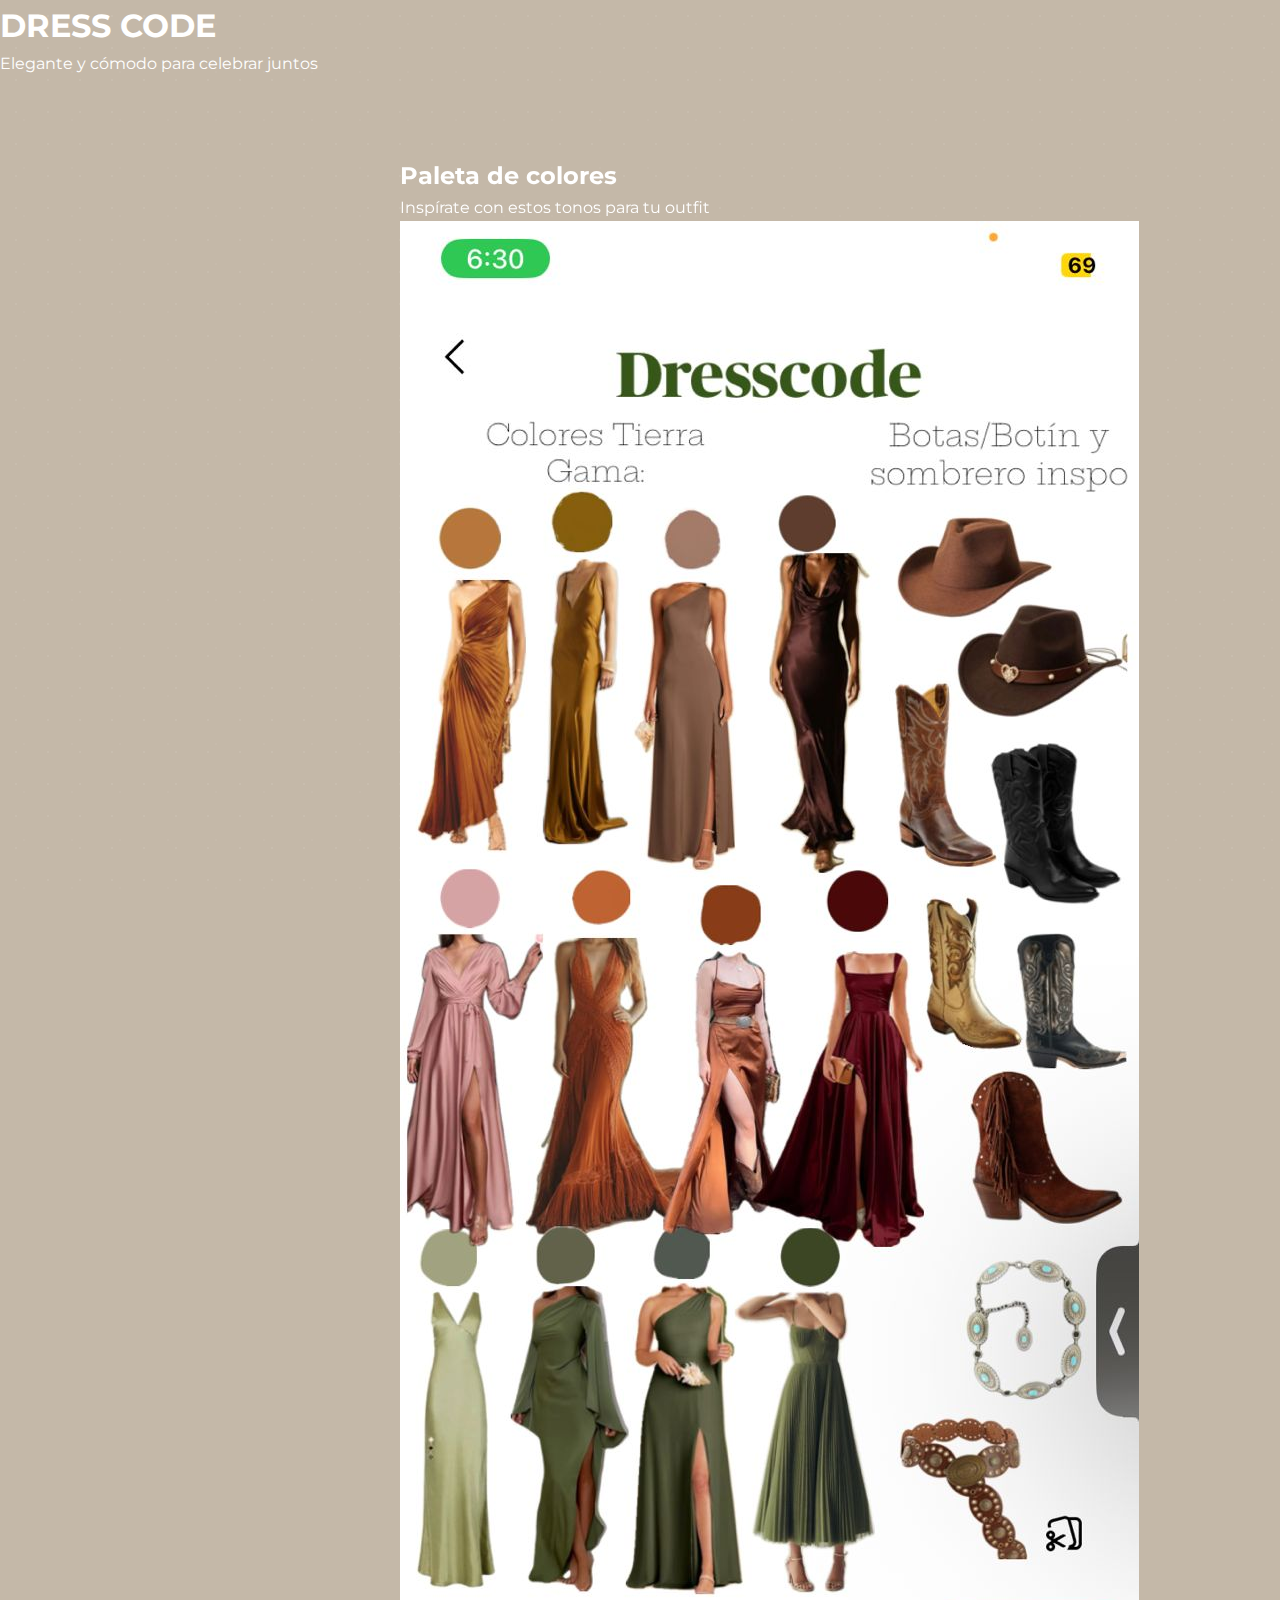
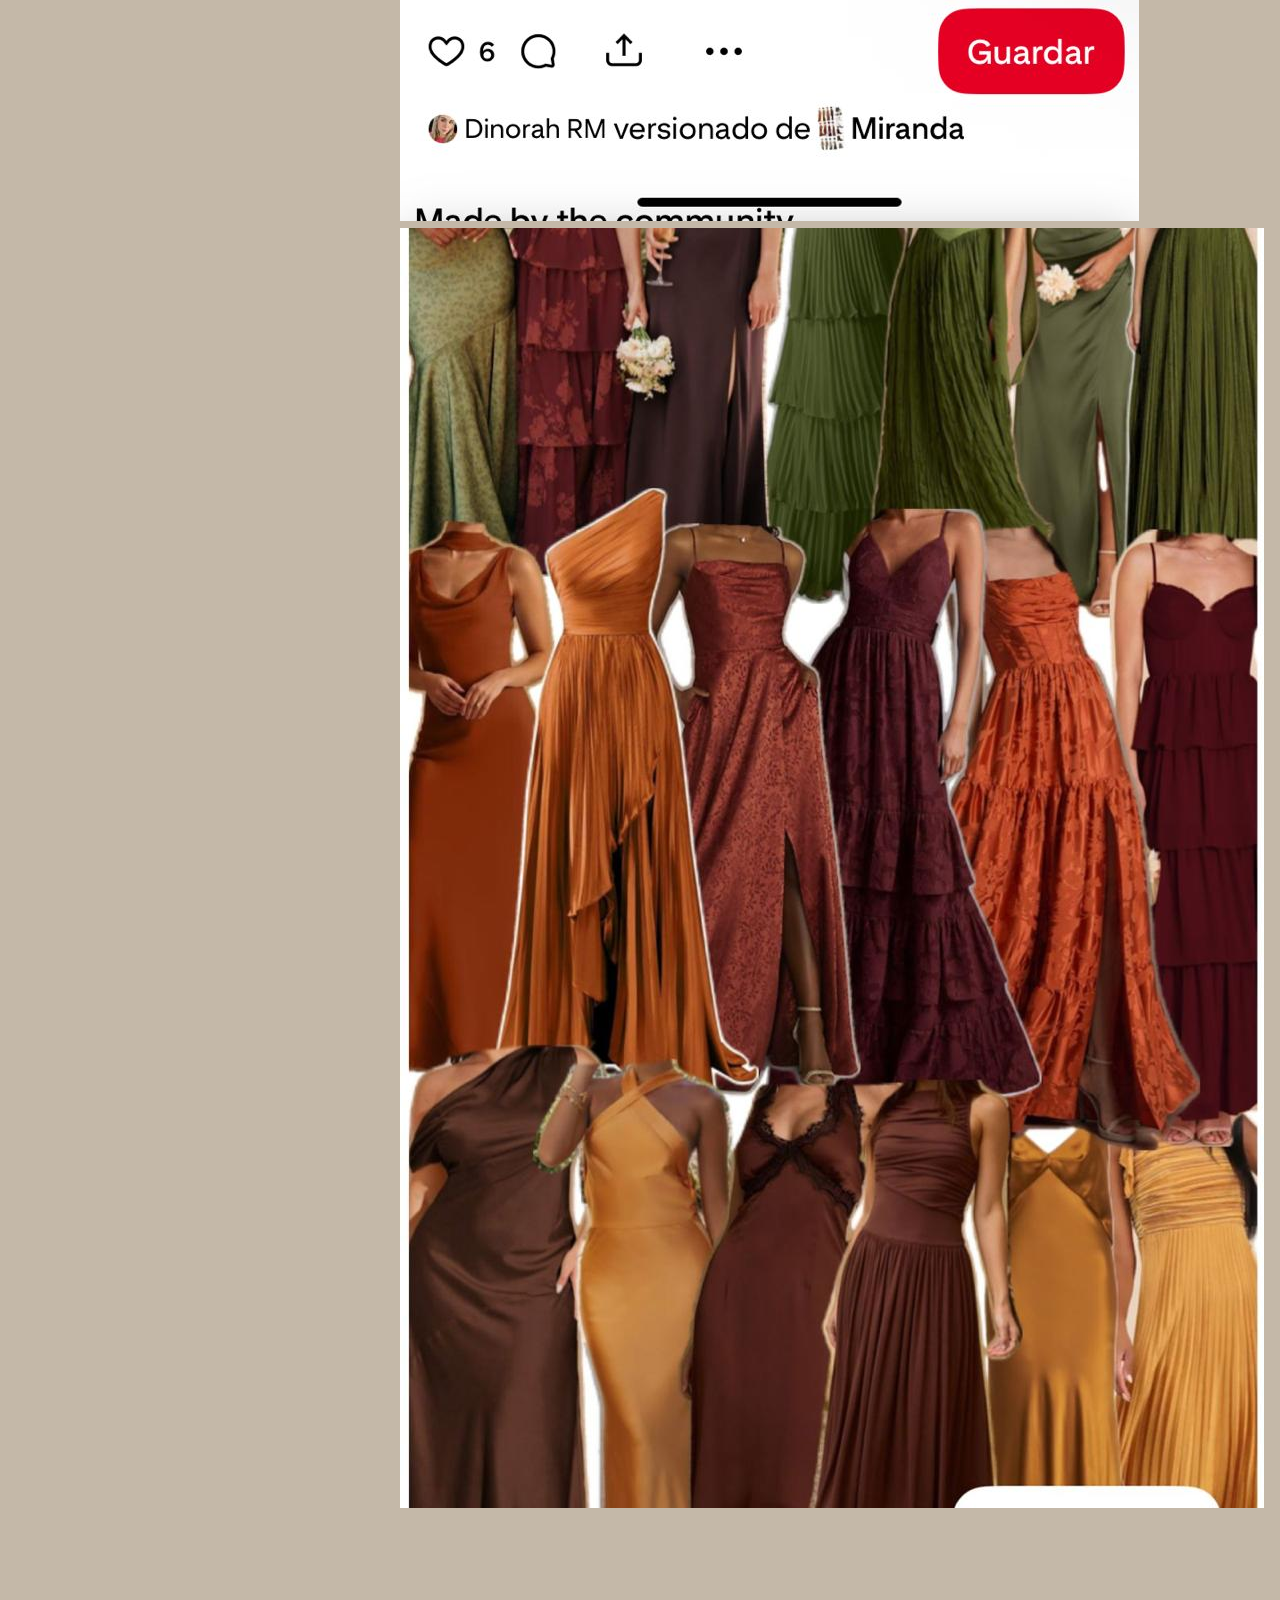
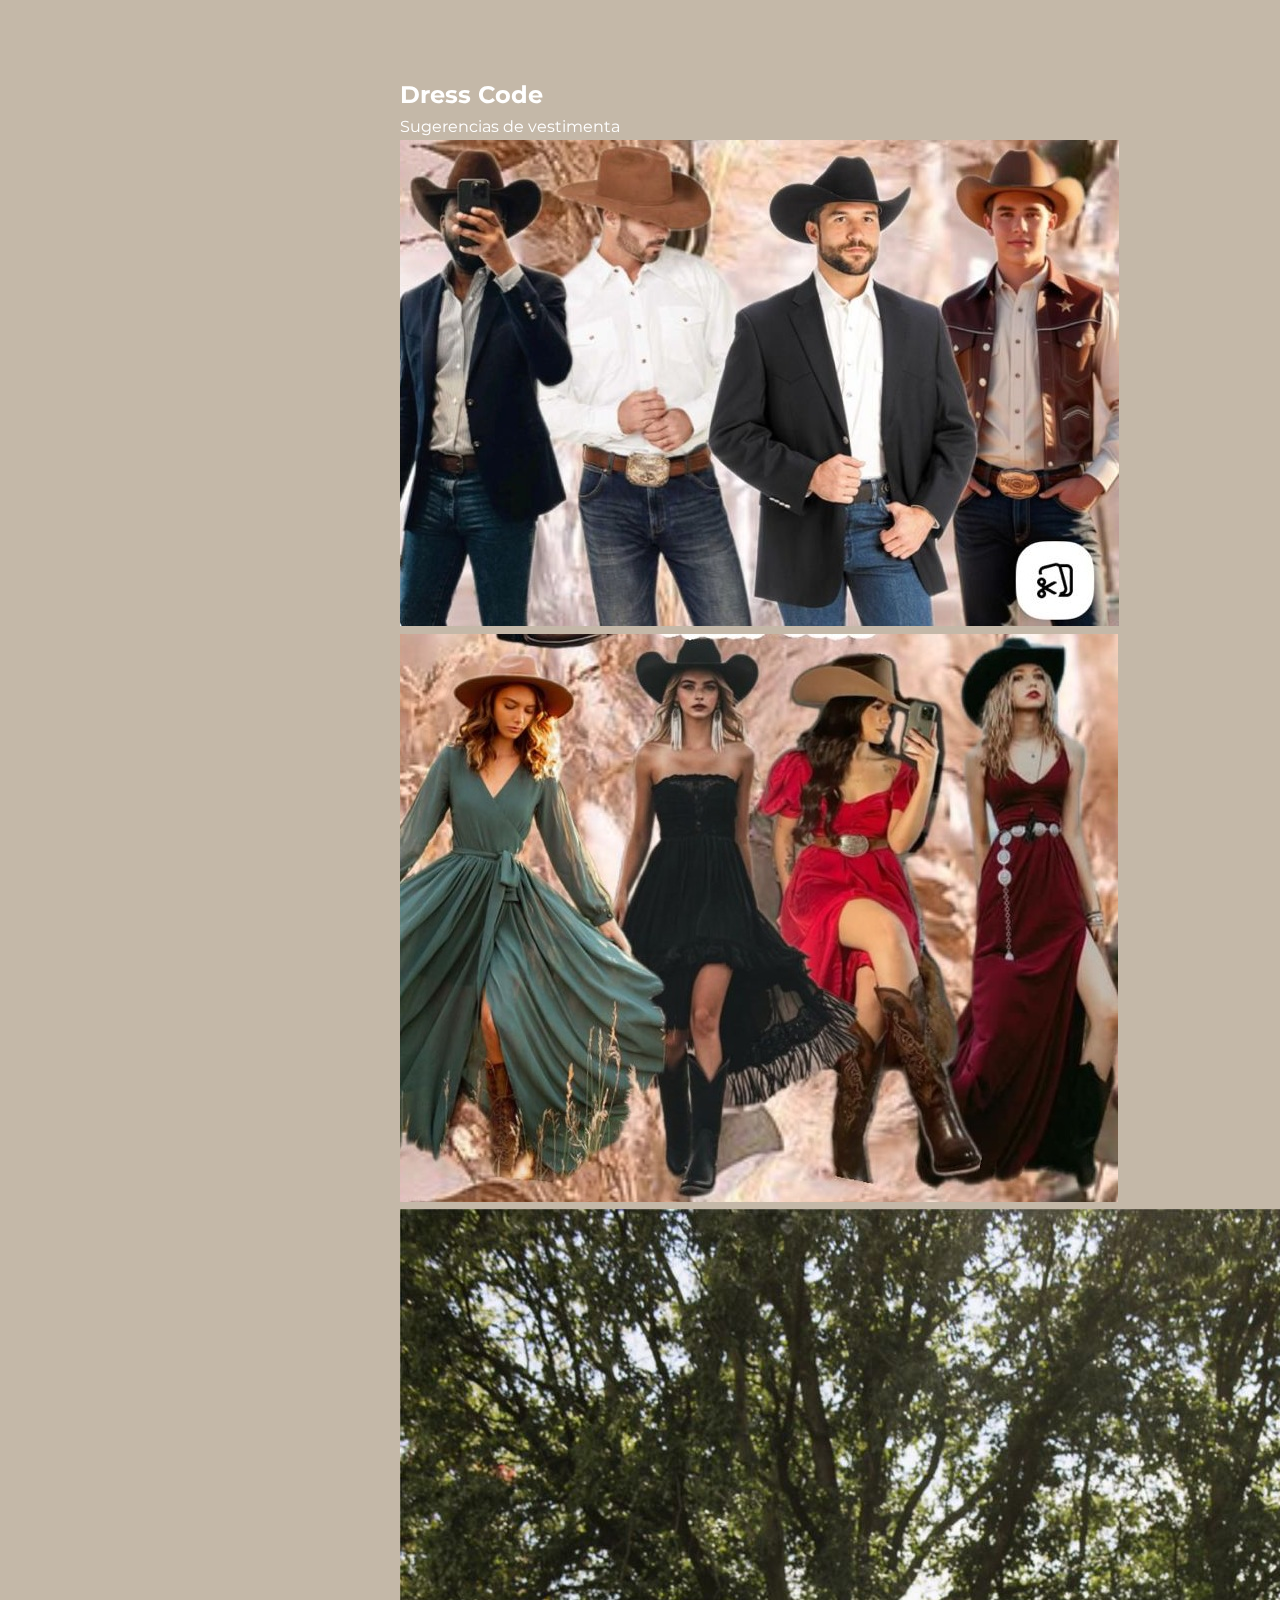
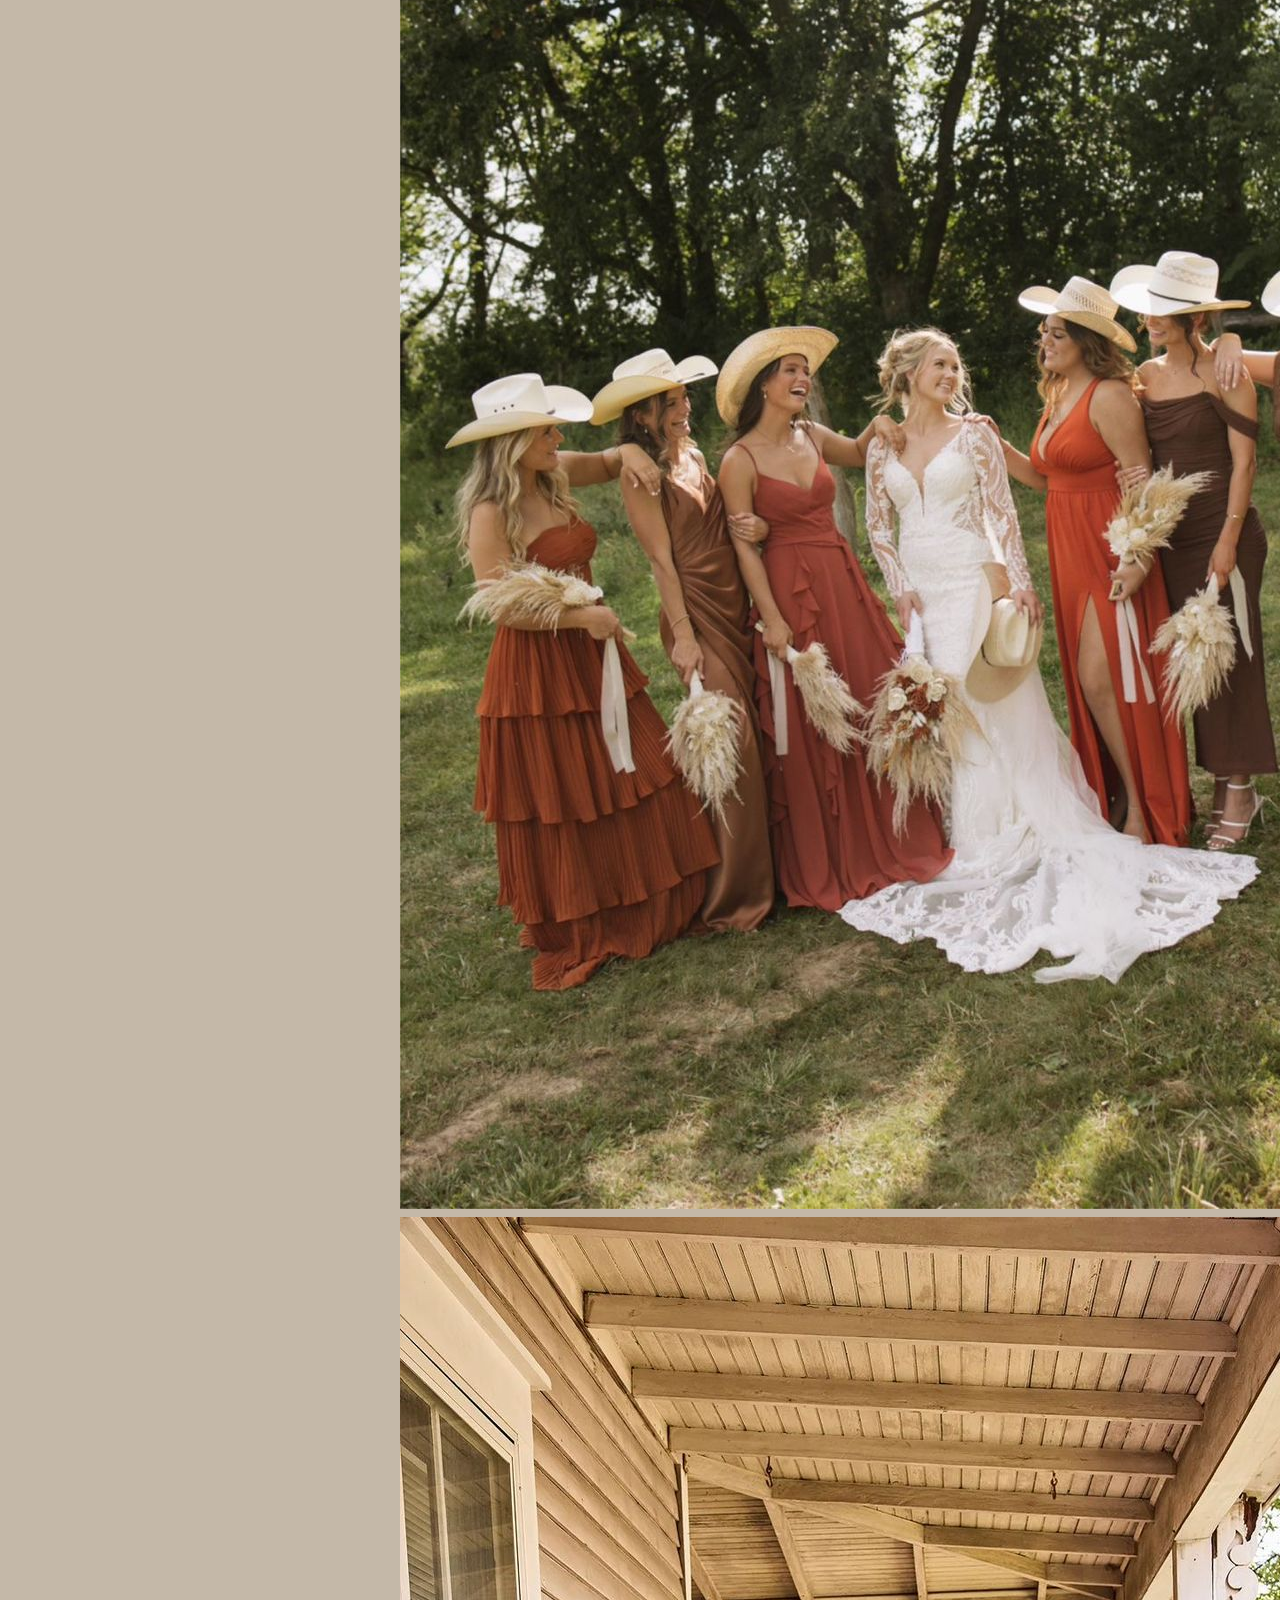
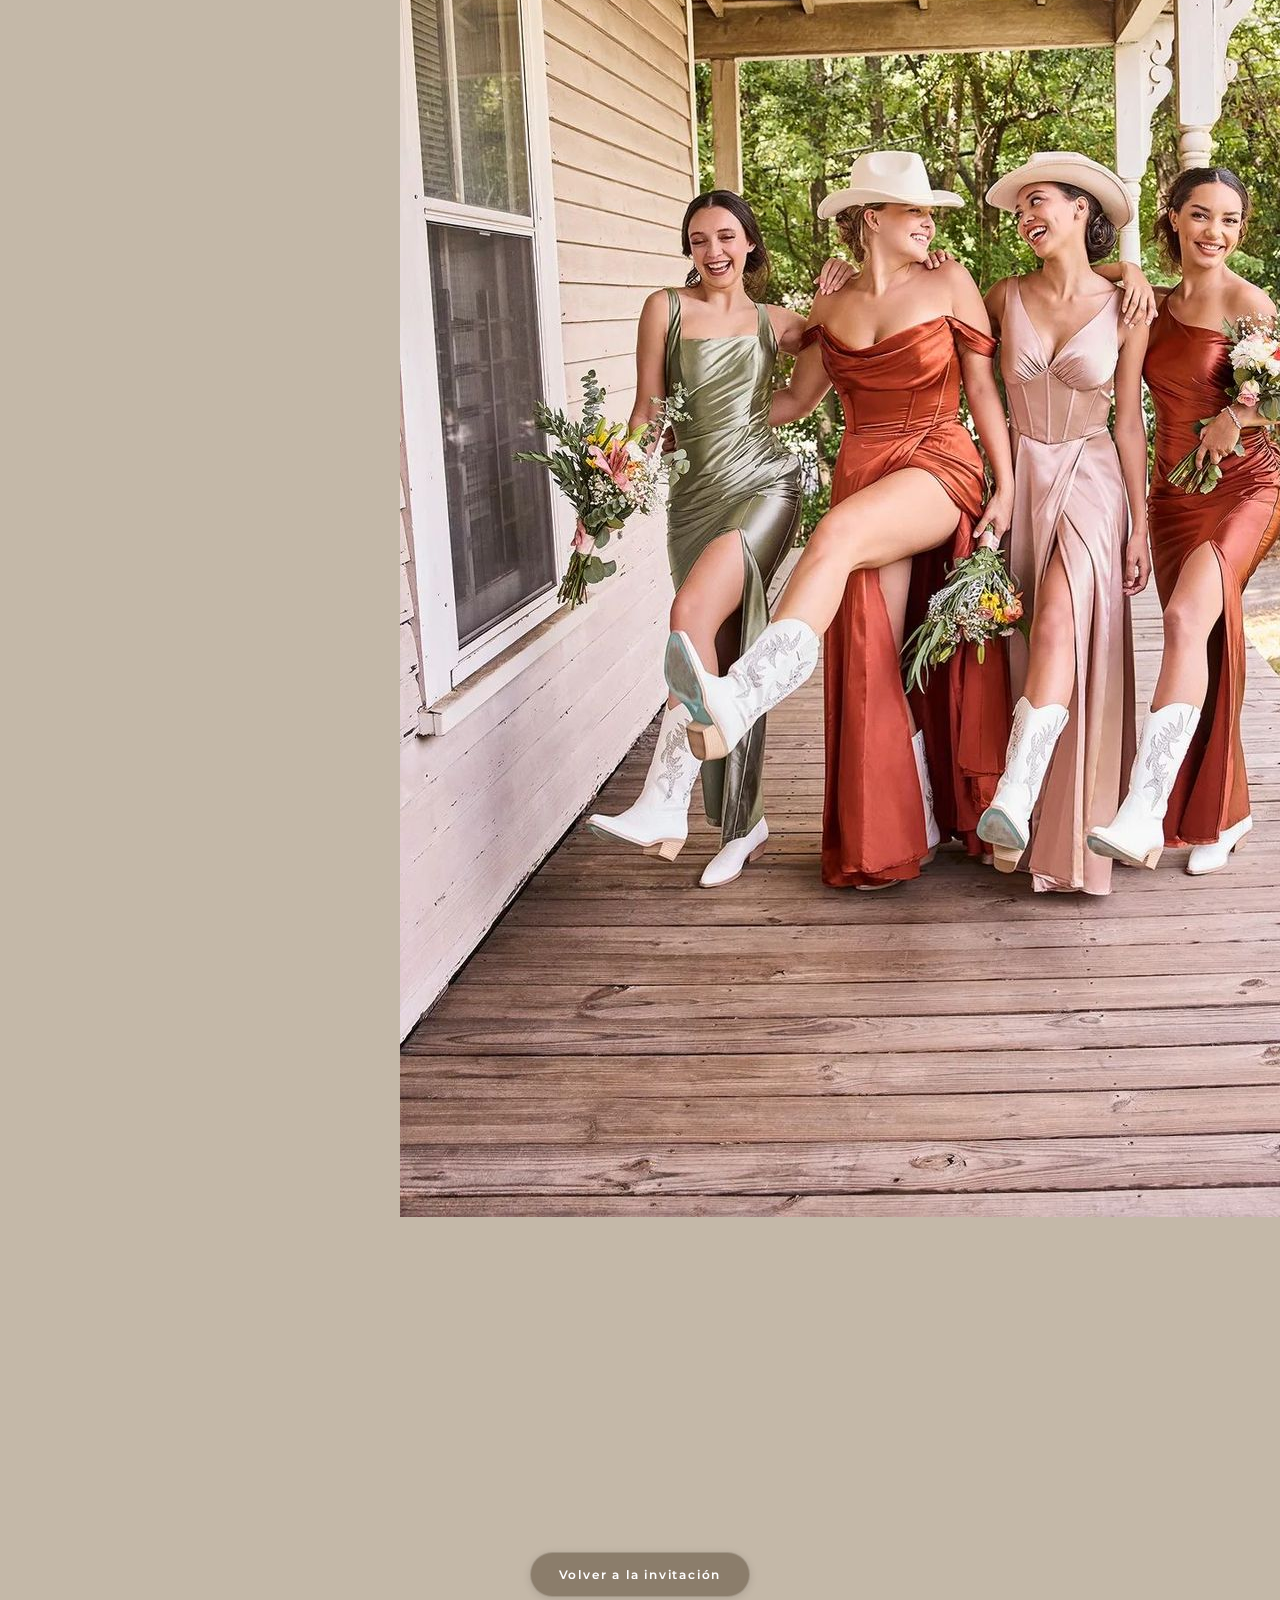
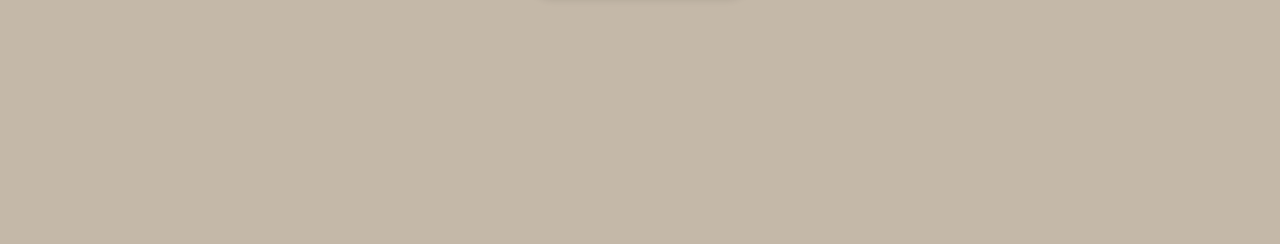
<file: dresscode.html>
<!DOCTYPE html>
<html lang="es">
<head>
  <meta charset="UTF-8">
  <meta name="viewport" content="width=device-width, initial-scale=1.0">
  <title>Dress Code | Invitación de Boda</title>
  <link rel="preconnect" href="https://fonts.googleapis.com">
  <link rel="preconnect" href="https://fonts.gstatic.com" crossorigin>
  <link href="https://fonts.googleapis.com/css2?family=Cormorant+Garamond:ital,wght@0,400;0,500;0,600;0,700;1,400;1,500&family=Montserrat:wght@300;400;500;600&display=swap" rel="stylesheet">
  <link rel="stylesheet" href="style.css">
</head>
<body>
  <div class="lace-pattern" aria-hidden="true"></div>

  <!-- Encabezado dress code: fondo bg-dresscode.jpeg + cuadro con título -->
  <header class="dresscode-header">
    <div class="dresscode-header__bg" aria-hidden="true"></div>
    <div class="dresscode-header__box">
      <h1 class="dresscode-header__title">DRESS CODE</h1>
    </div>
    <div class="dresscode-header__line">
      <span class="dresscode-header__line-text">Elegante y cómodo para celebrar juntos</span>
    </div>
  </header>

  <!-- Paleta de colores para la vestimenta -->
  <section class="dresscode-palette section">
    <div class="container">
      <h2 class="dresscode-section__title">Paleta de colores</h2>
      <p class="dresscode-section__subtitle">Inspírate con estos tonos para tu outfit</p>
      <div class="dresscode-palette__grid">
        <div class="dresscode-palette__item">
          <img src="src/palettecolor/color_palette-one.JPG" alt="Paleta de colores 1">
        </div>
        <div class="dresscode-palette__item">
          <img src="src/palettecolor/color_palette-two.JPG" alt="Paleta de colores 2">
        </div>
      </div>
    </div>
  </section>

  <!-- Dress Code -->
  <section class="dresscode-gallery section">
    <div class="container">
      <h2 class="dresscode-section__title">Dress Code</h2>
      <p class="dresscode-section__subtitle">Sugerencias de vestimenta</p>
      <div class="dresscode-gallery__grid">
        <div class="dresscode-gallery__item">
          <img src="src/dresscode/dress-code_mns.JPG" alt="Dress code caballeros">
        </div>
        <div class="dresscode-gallery__item">
          <img src="src/dresscode/dress-code_wmns.JPG" alt="Dress code damas">
        </div>
        <div class="dresscode-gallery__item">
          <img src="src/dresscode/dress_code-two.JPG" alt="Dress code">
        </div>
        <div class="dresscode-gallery__item">
          <img src="src/dresscode/dress_code-three.JPG" alt="Dress code">
        </div>
      </div>
    </div>
  </section>

  <section class="page-extra section">
    <div class="container page-extra__actions">
      <a href="index.html" class="story__btn">Volver a la invitación</a>
    </div>
  </section>

  <script src="script.js"></script>
</body>
</html>
</file>
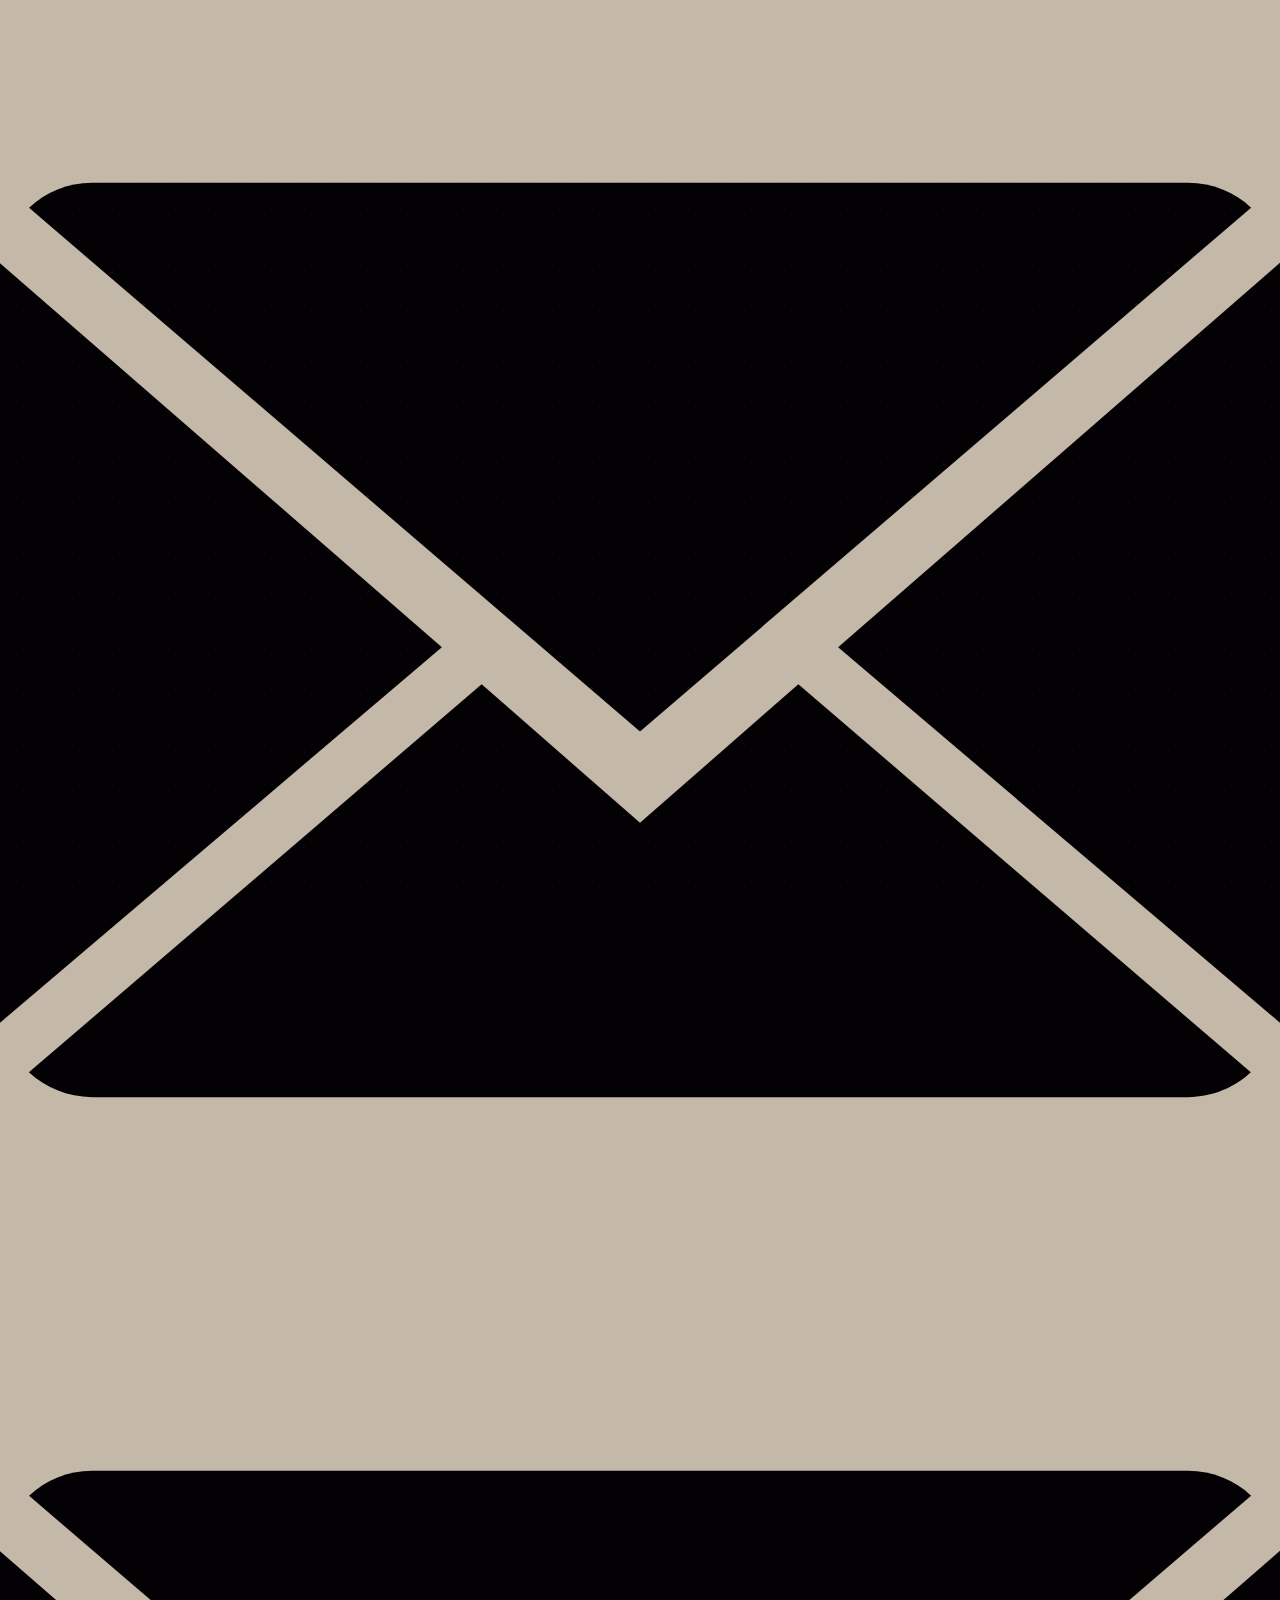
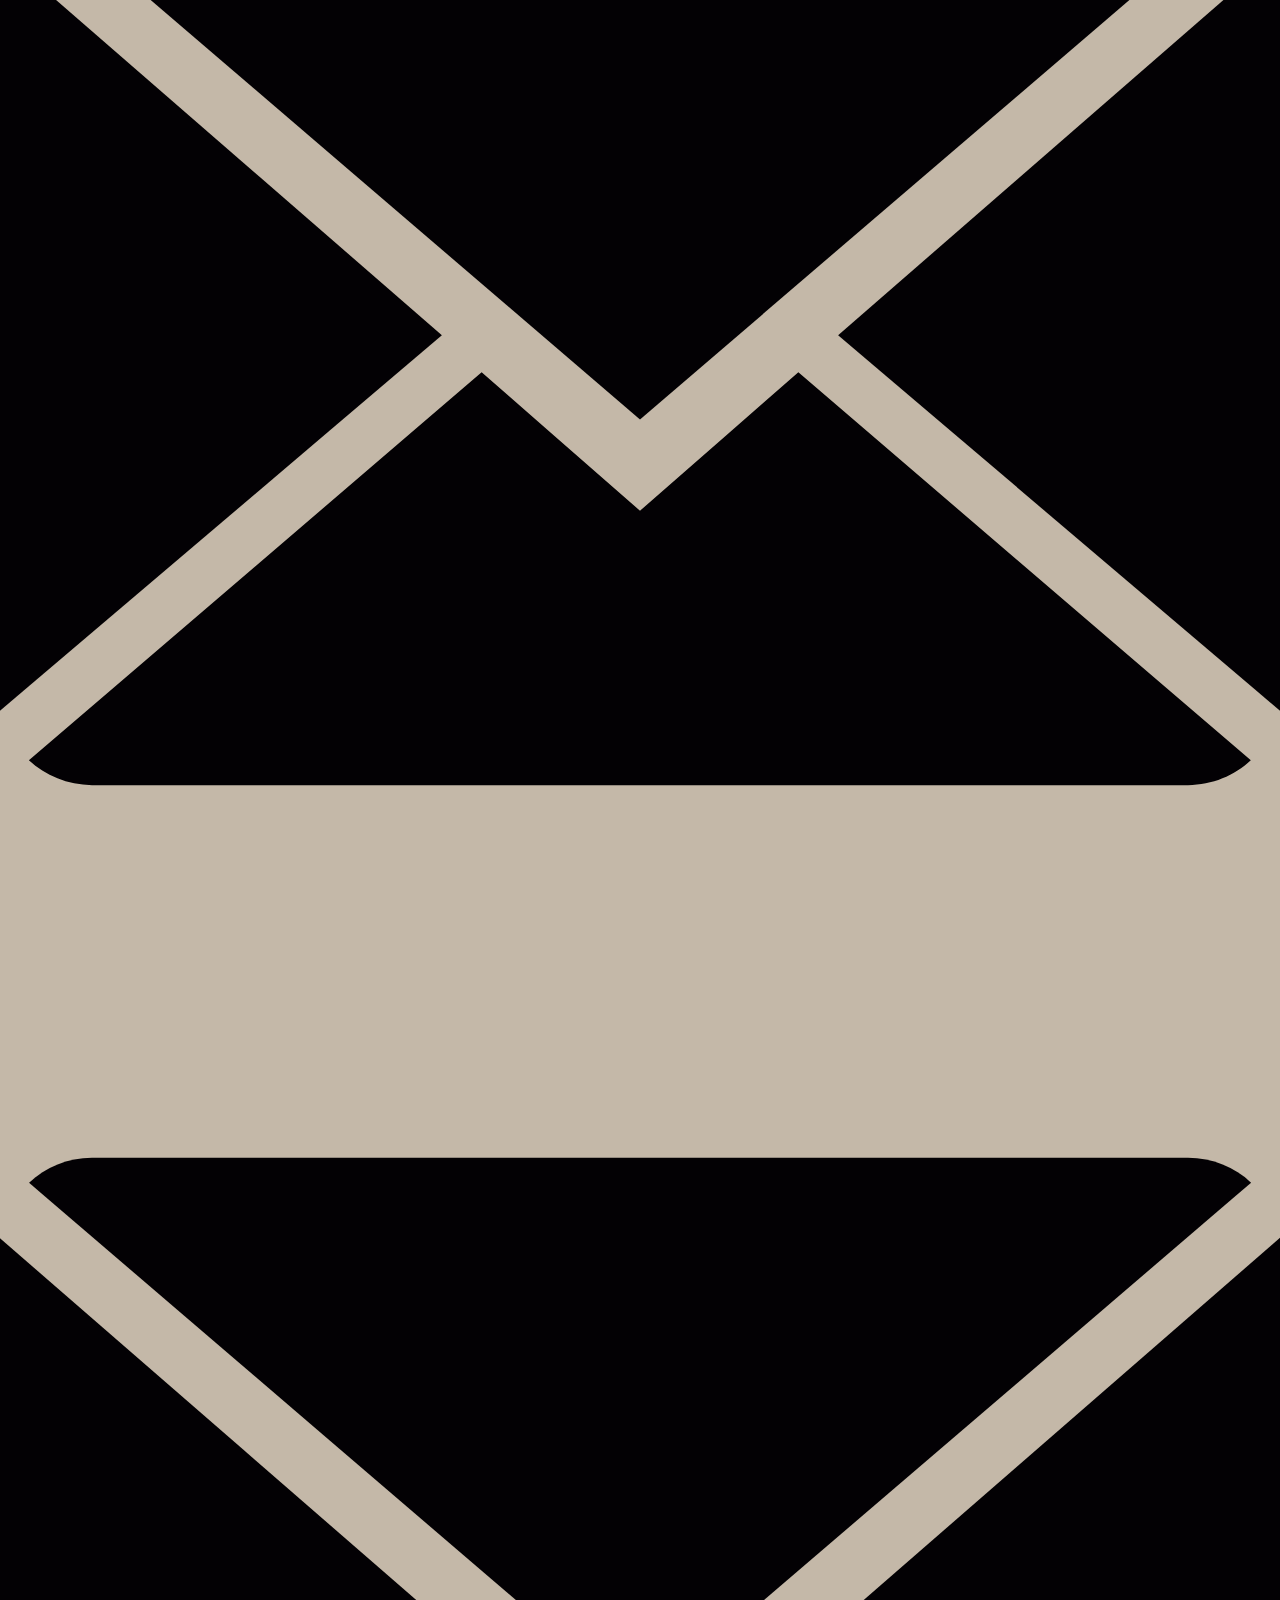
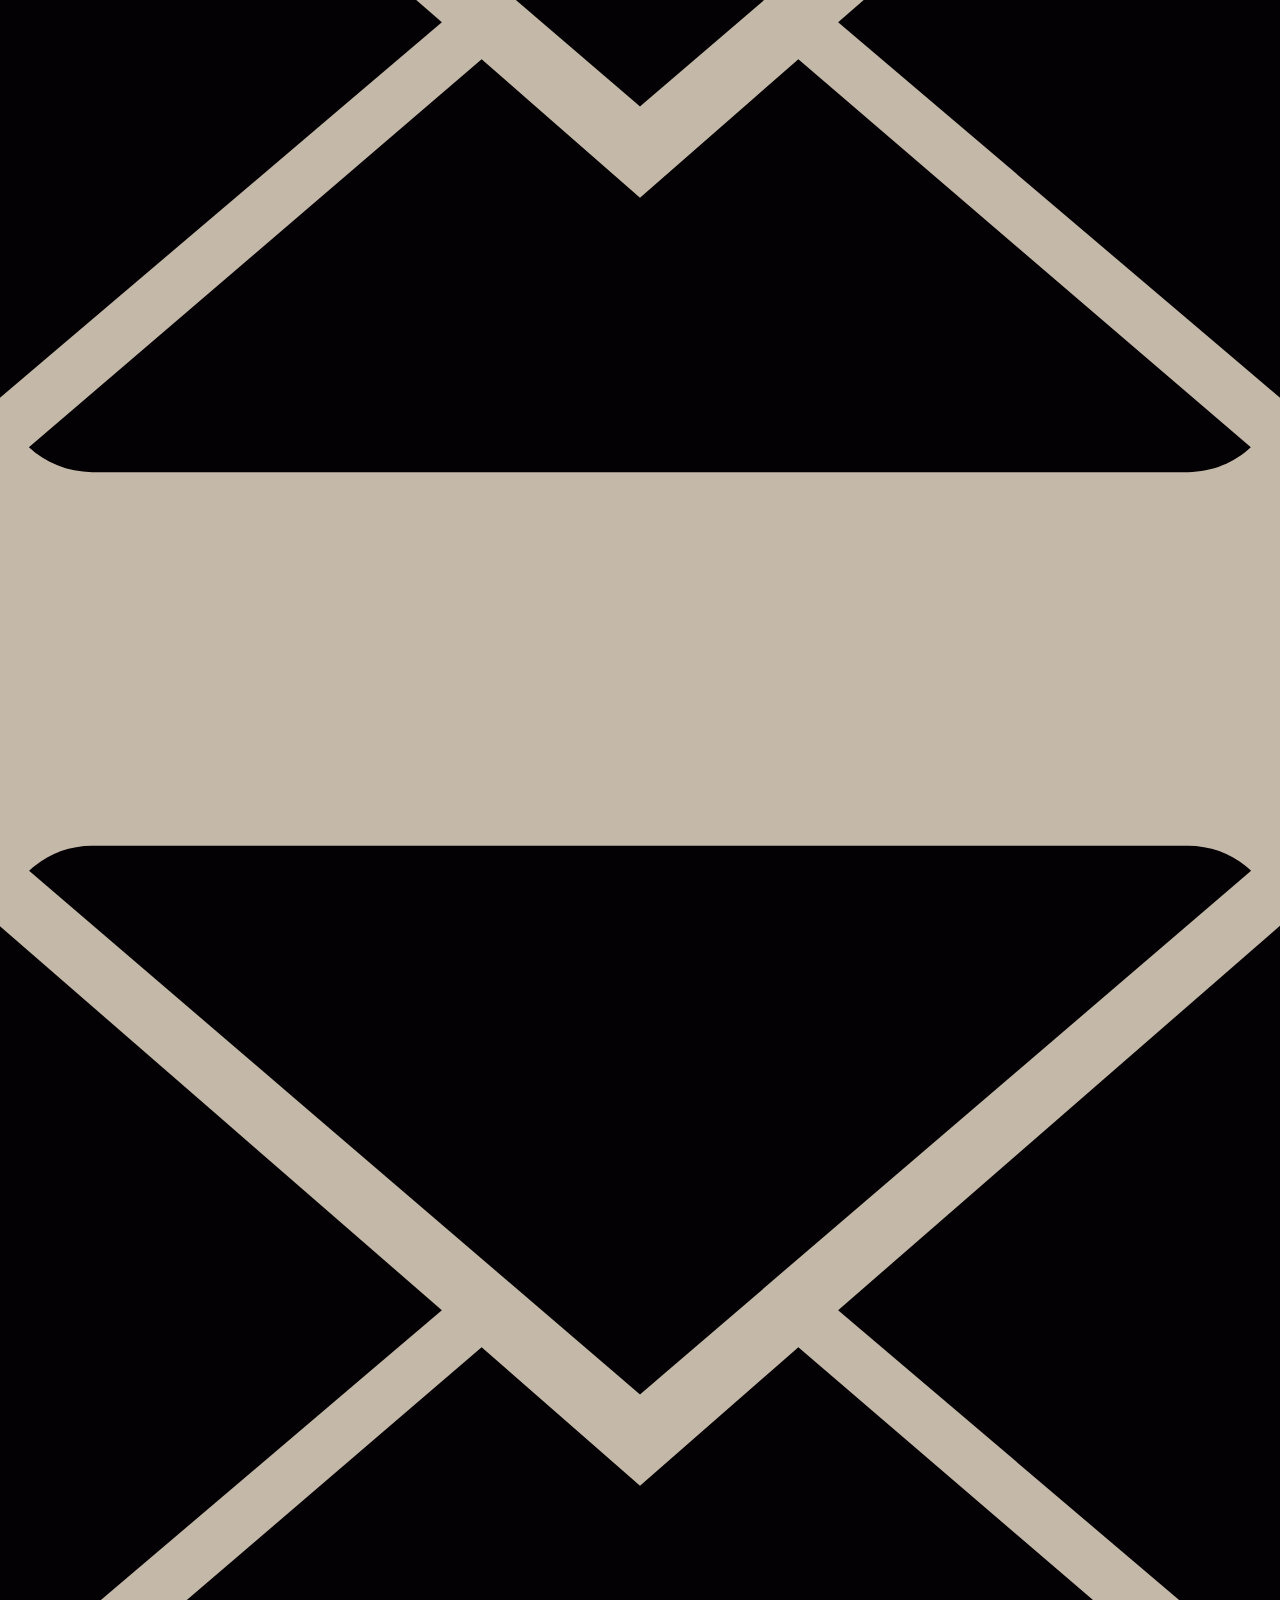
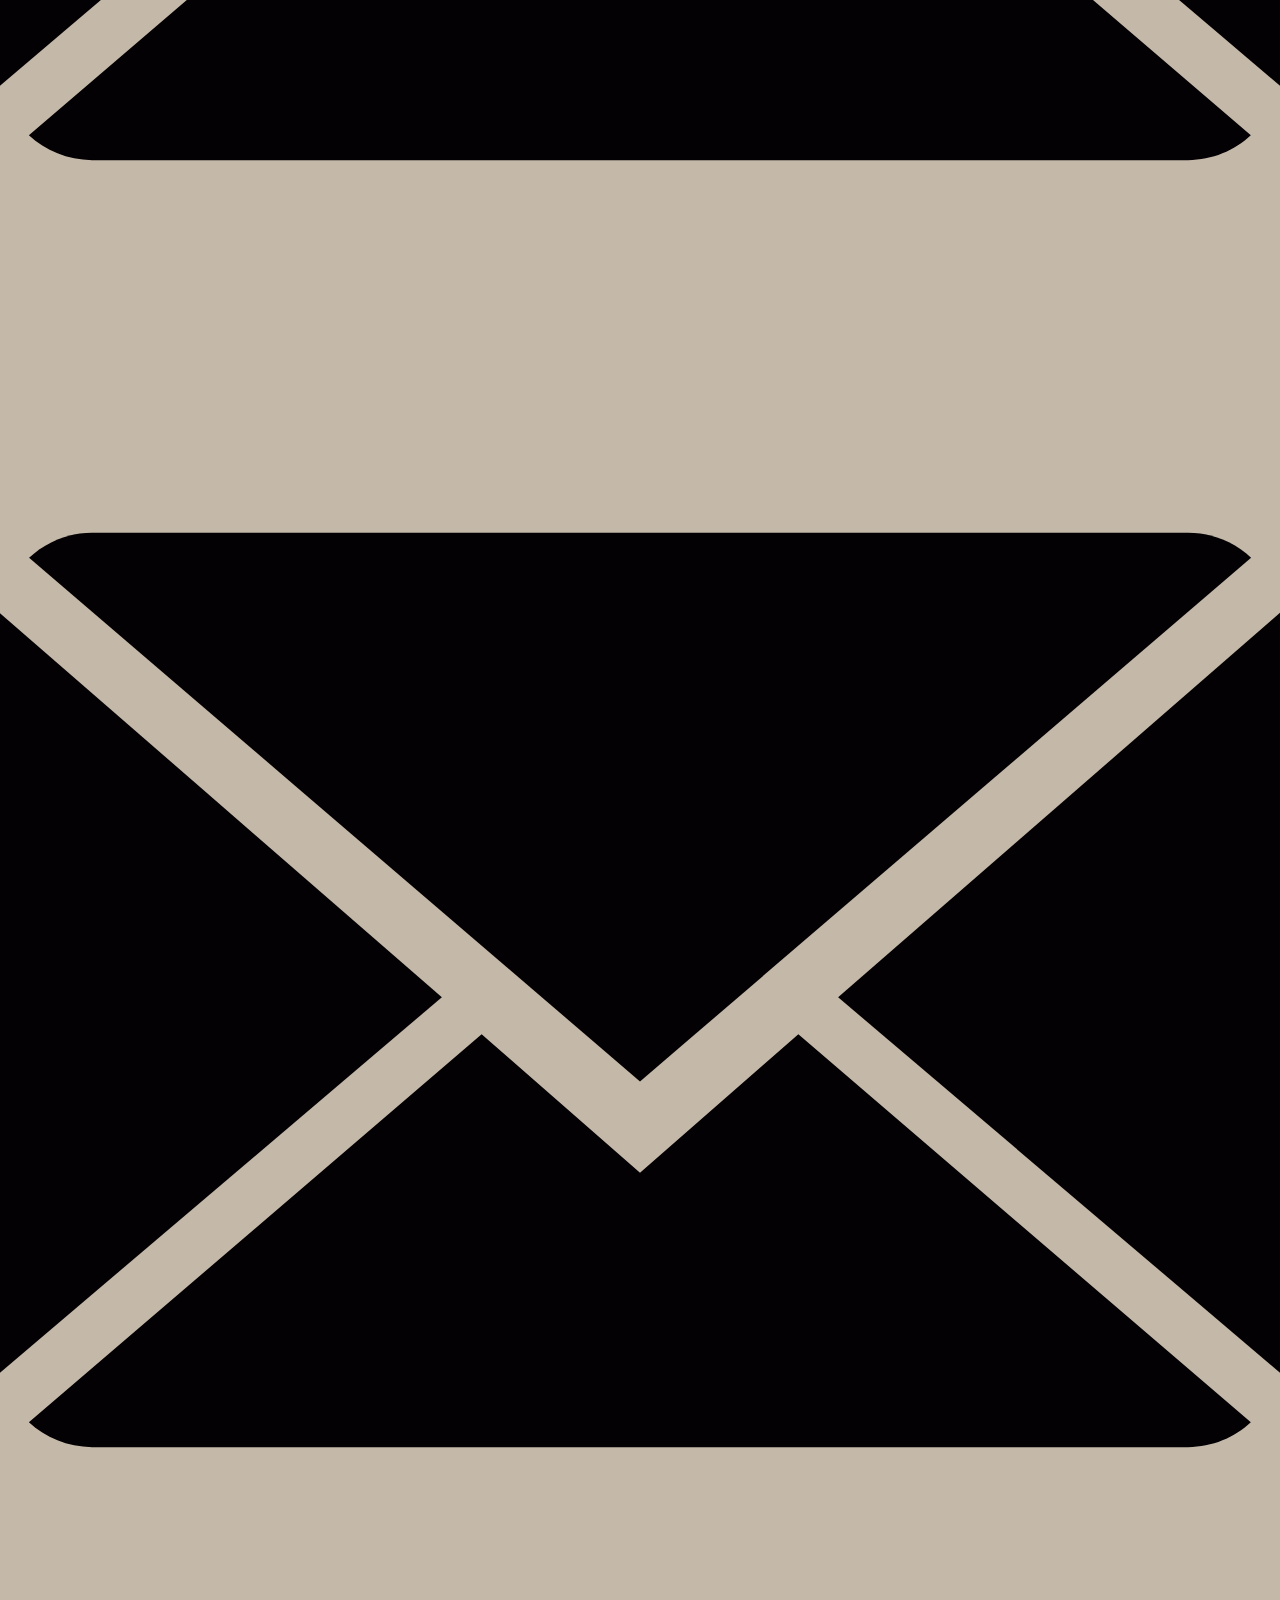
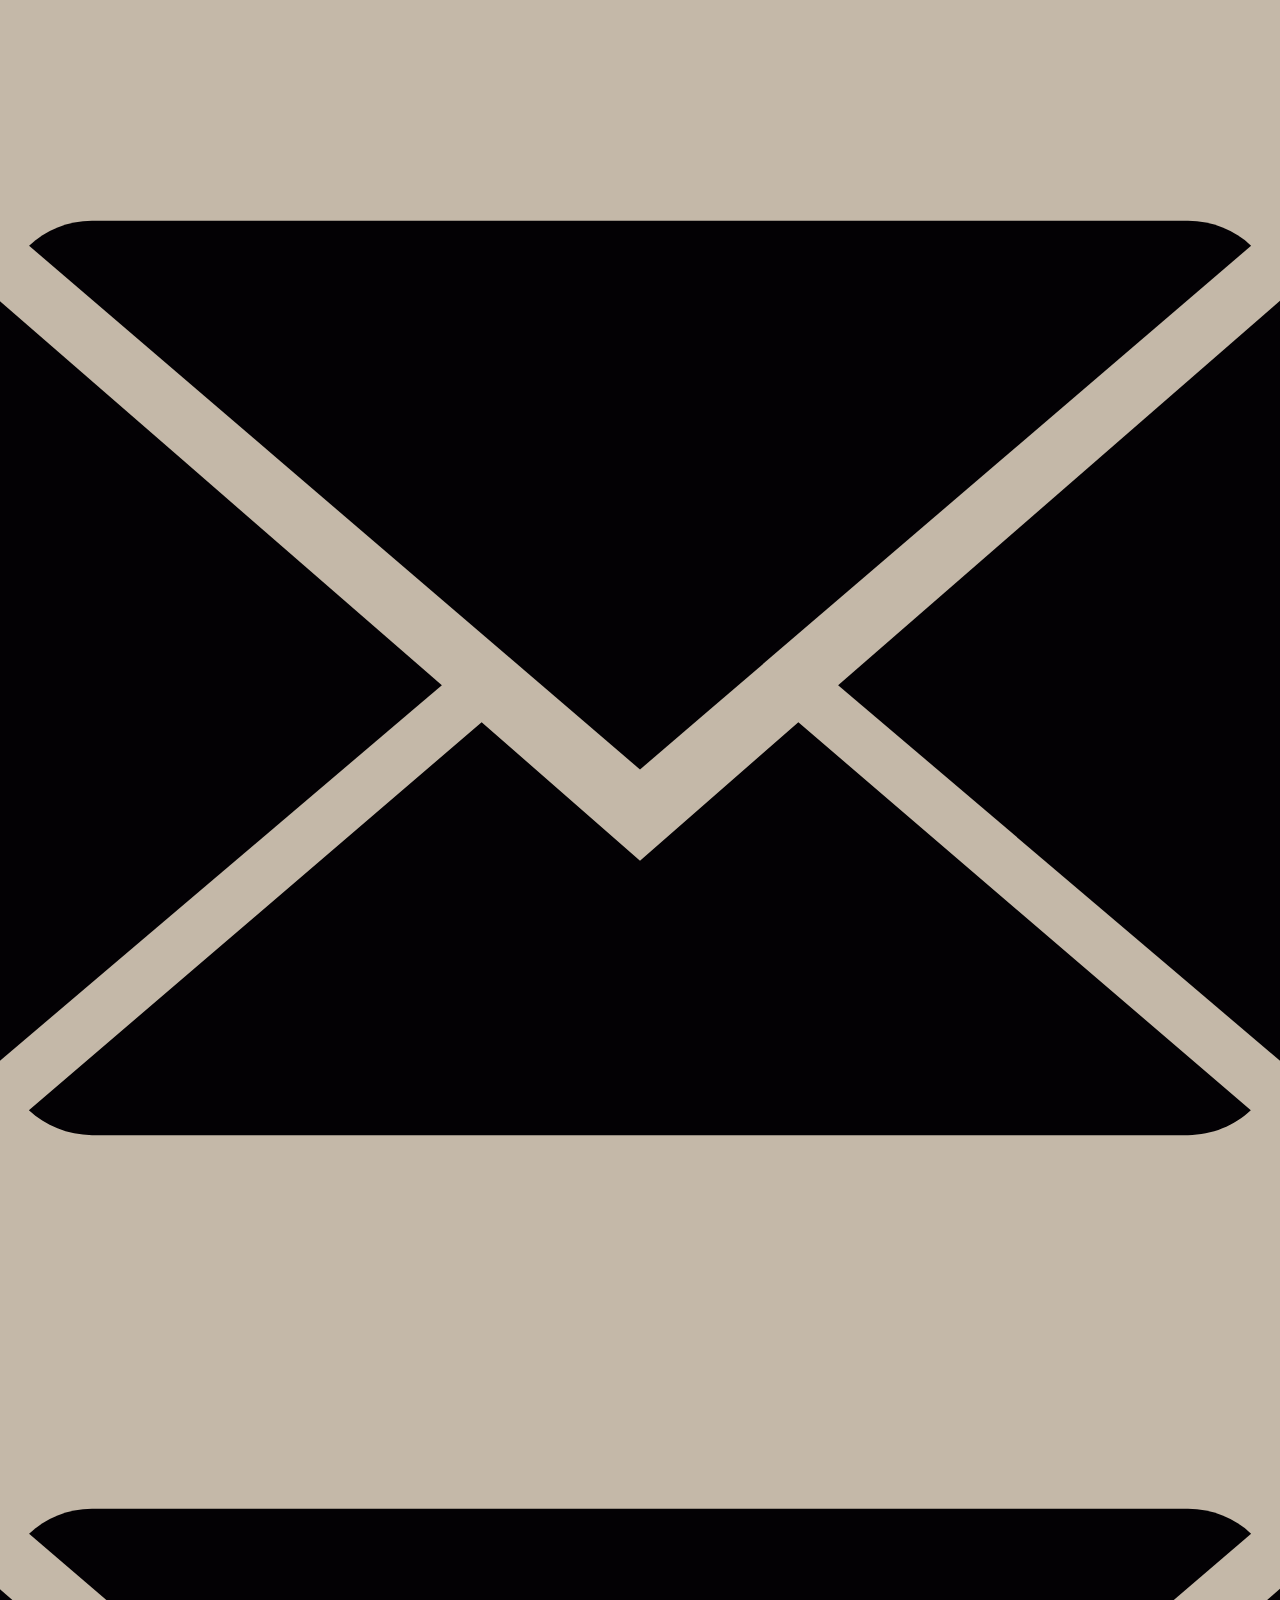
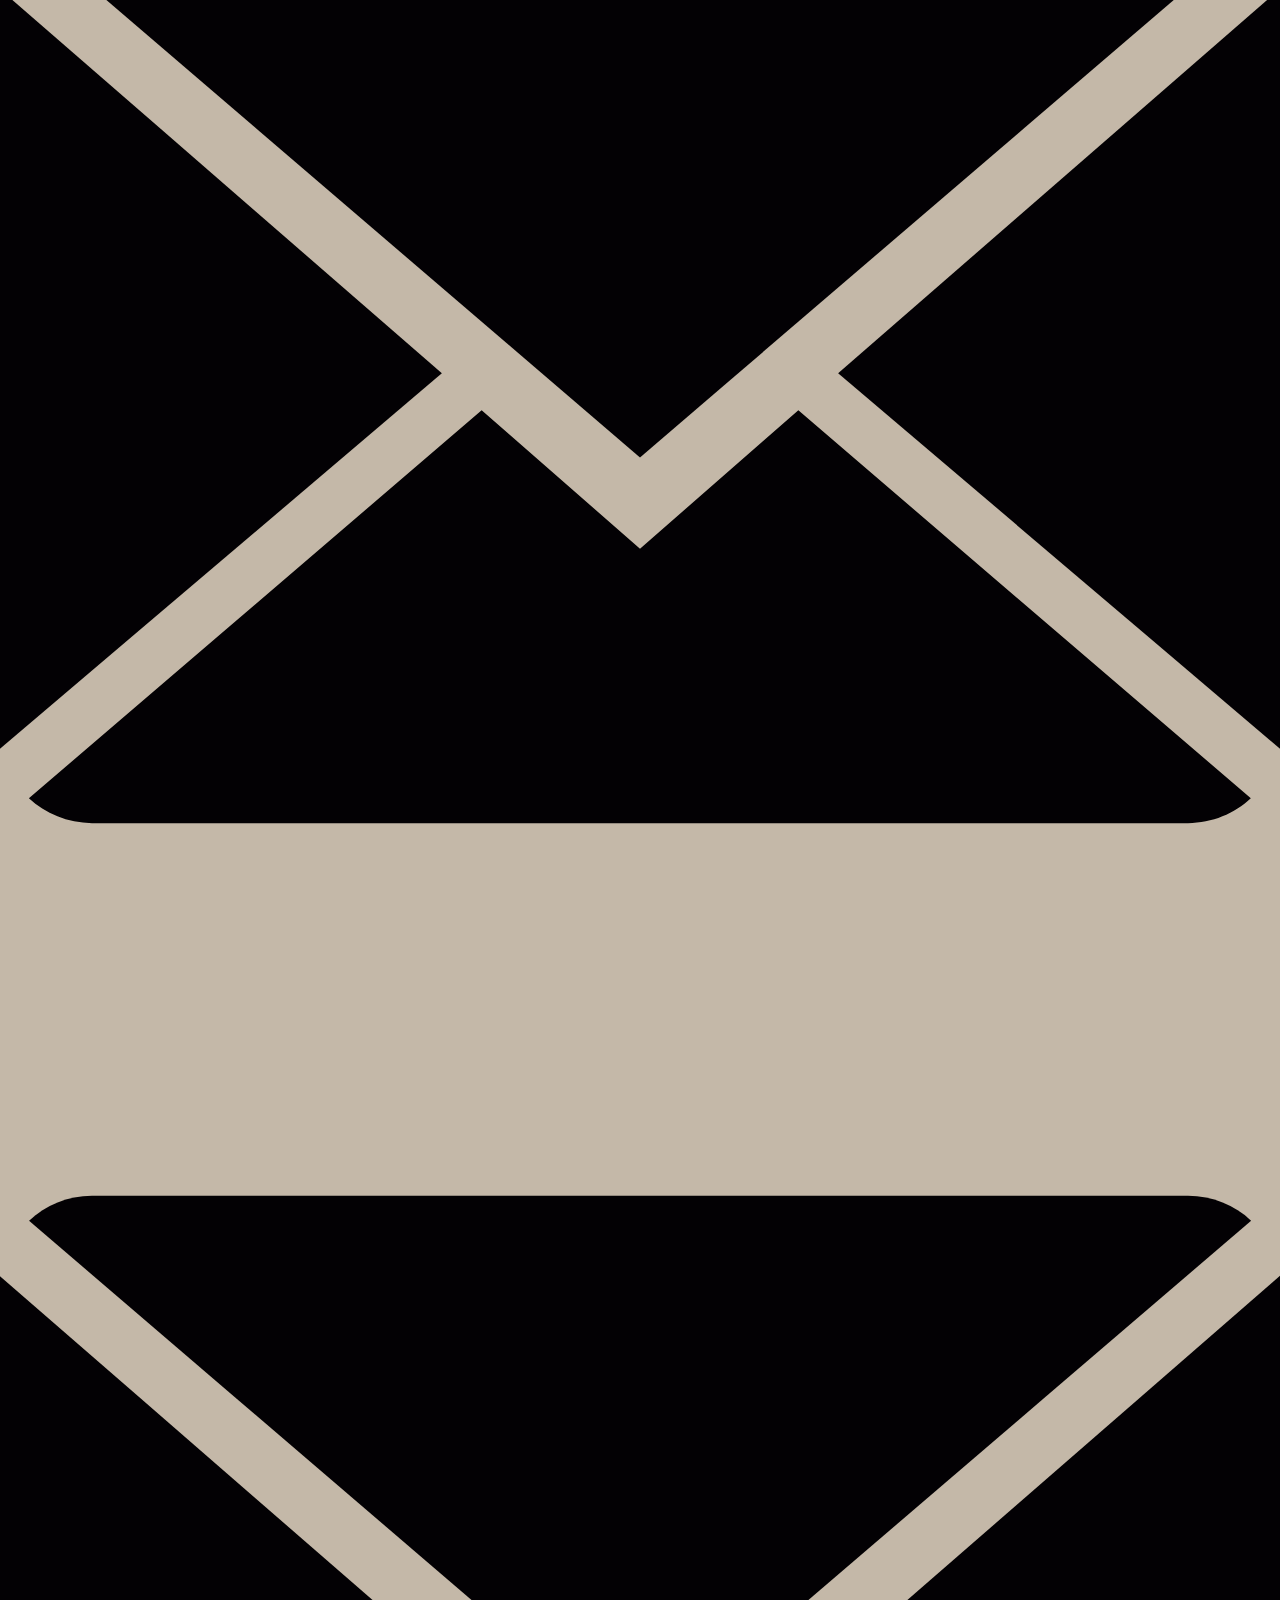
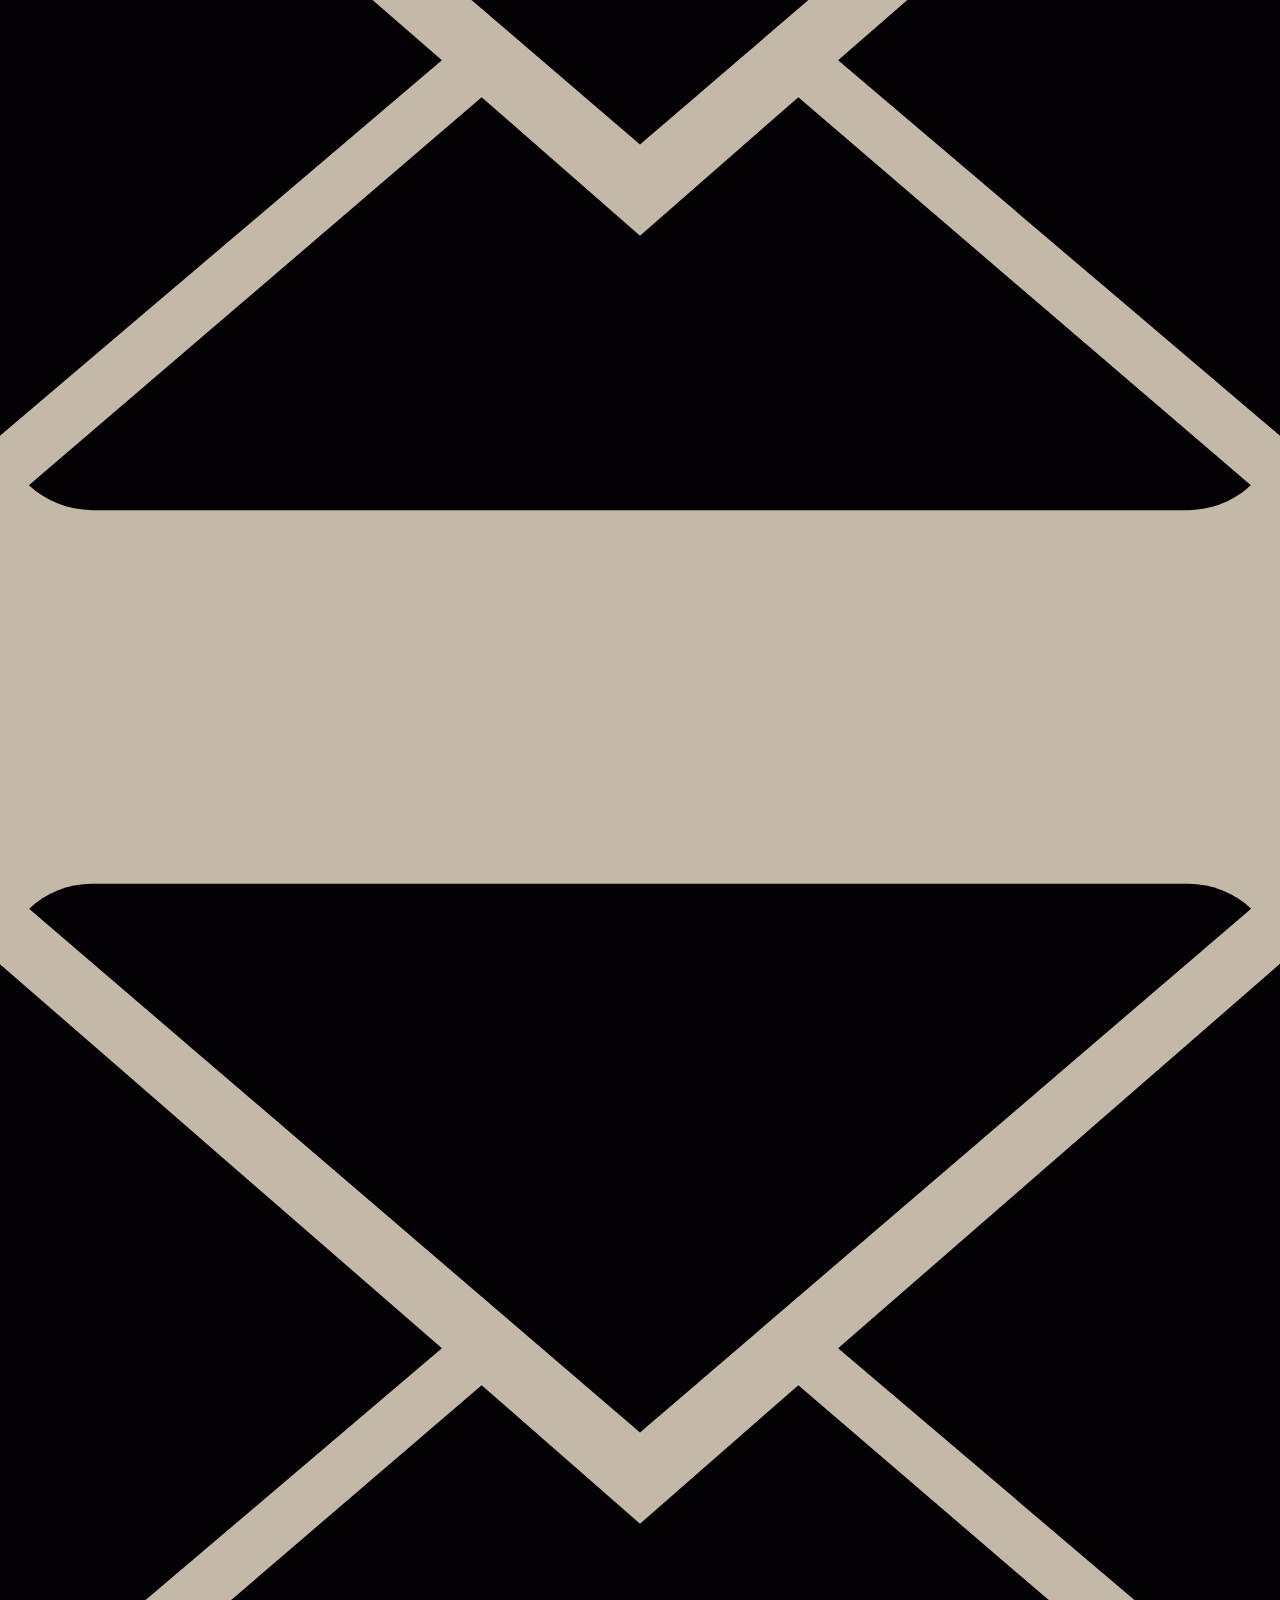
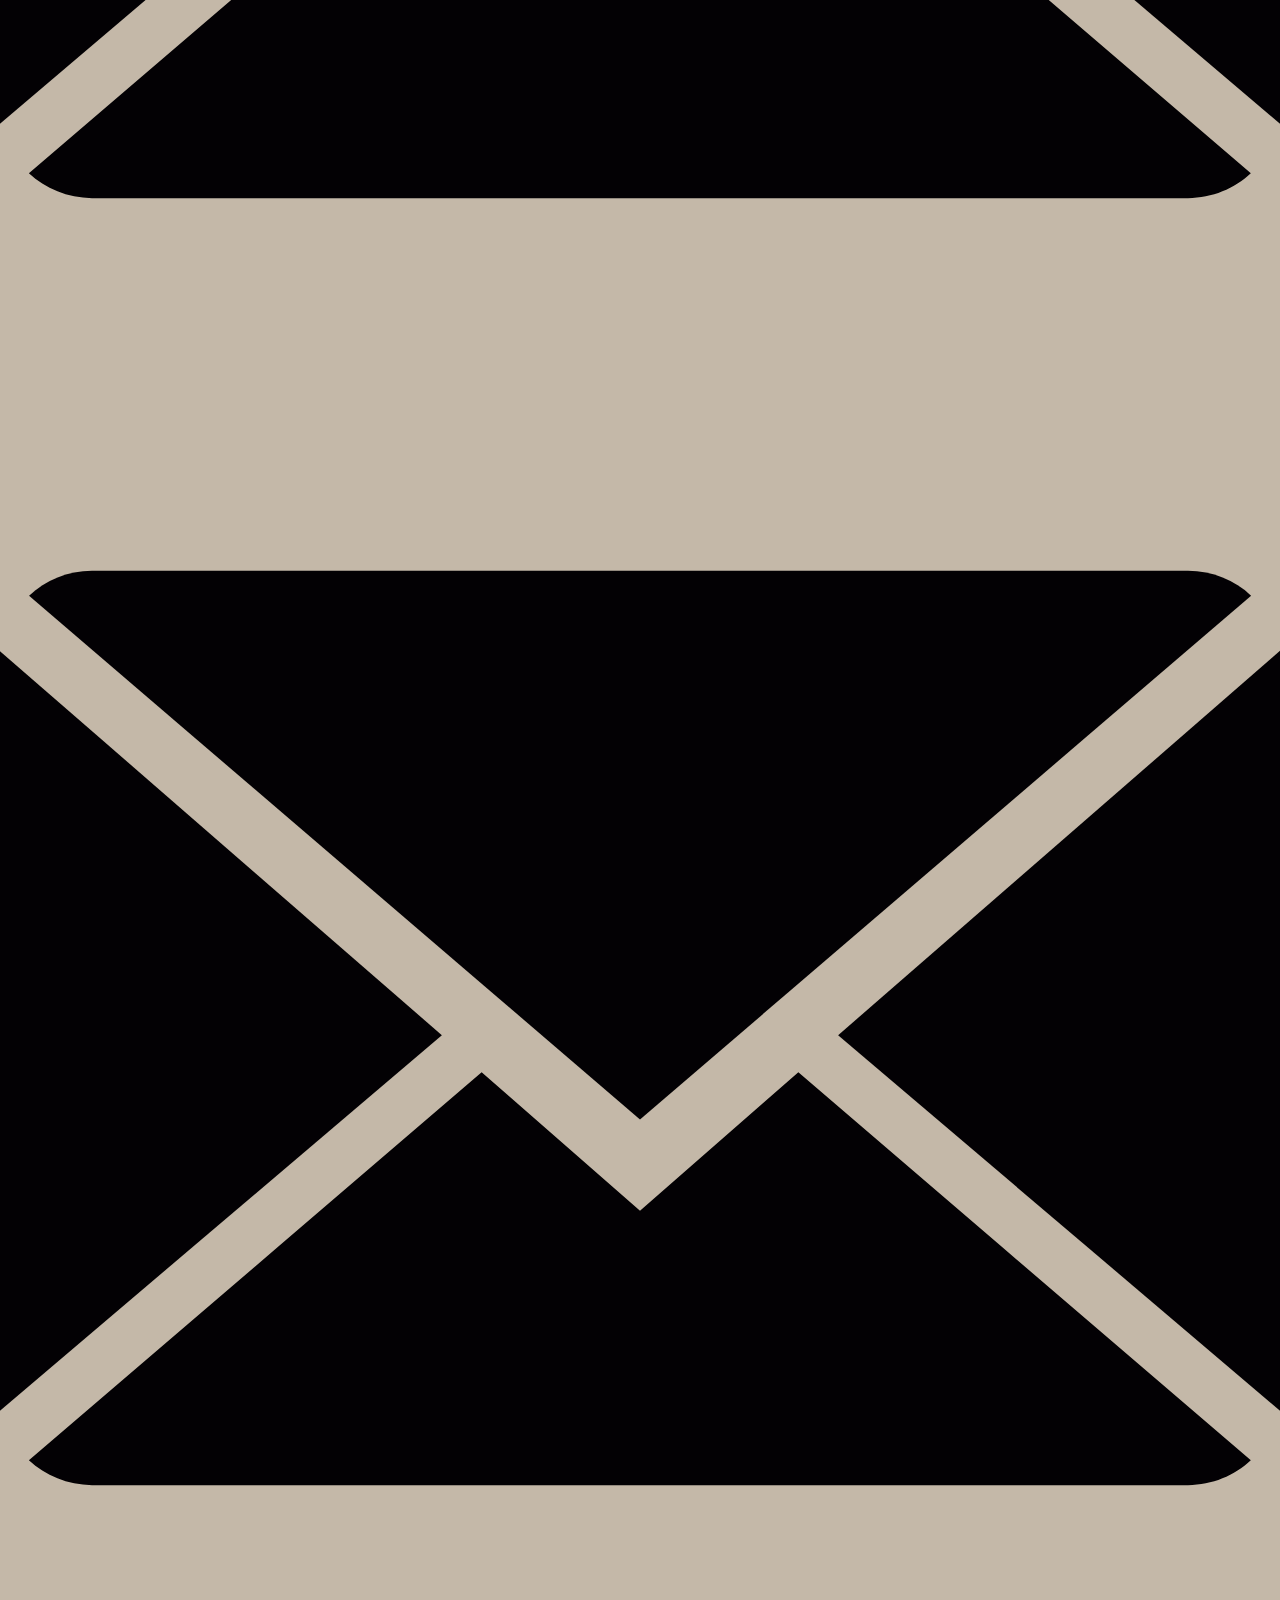
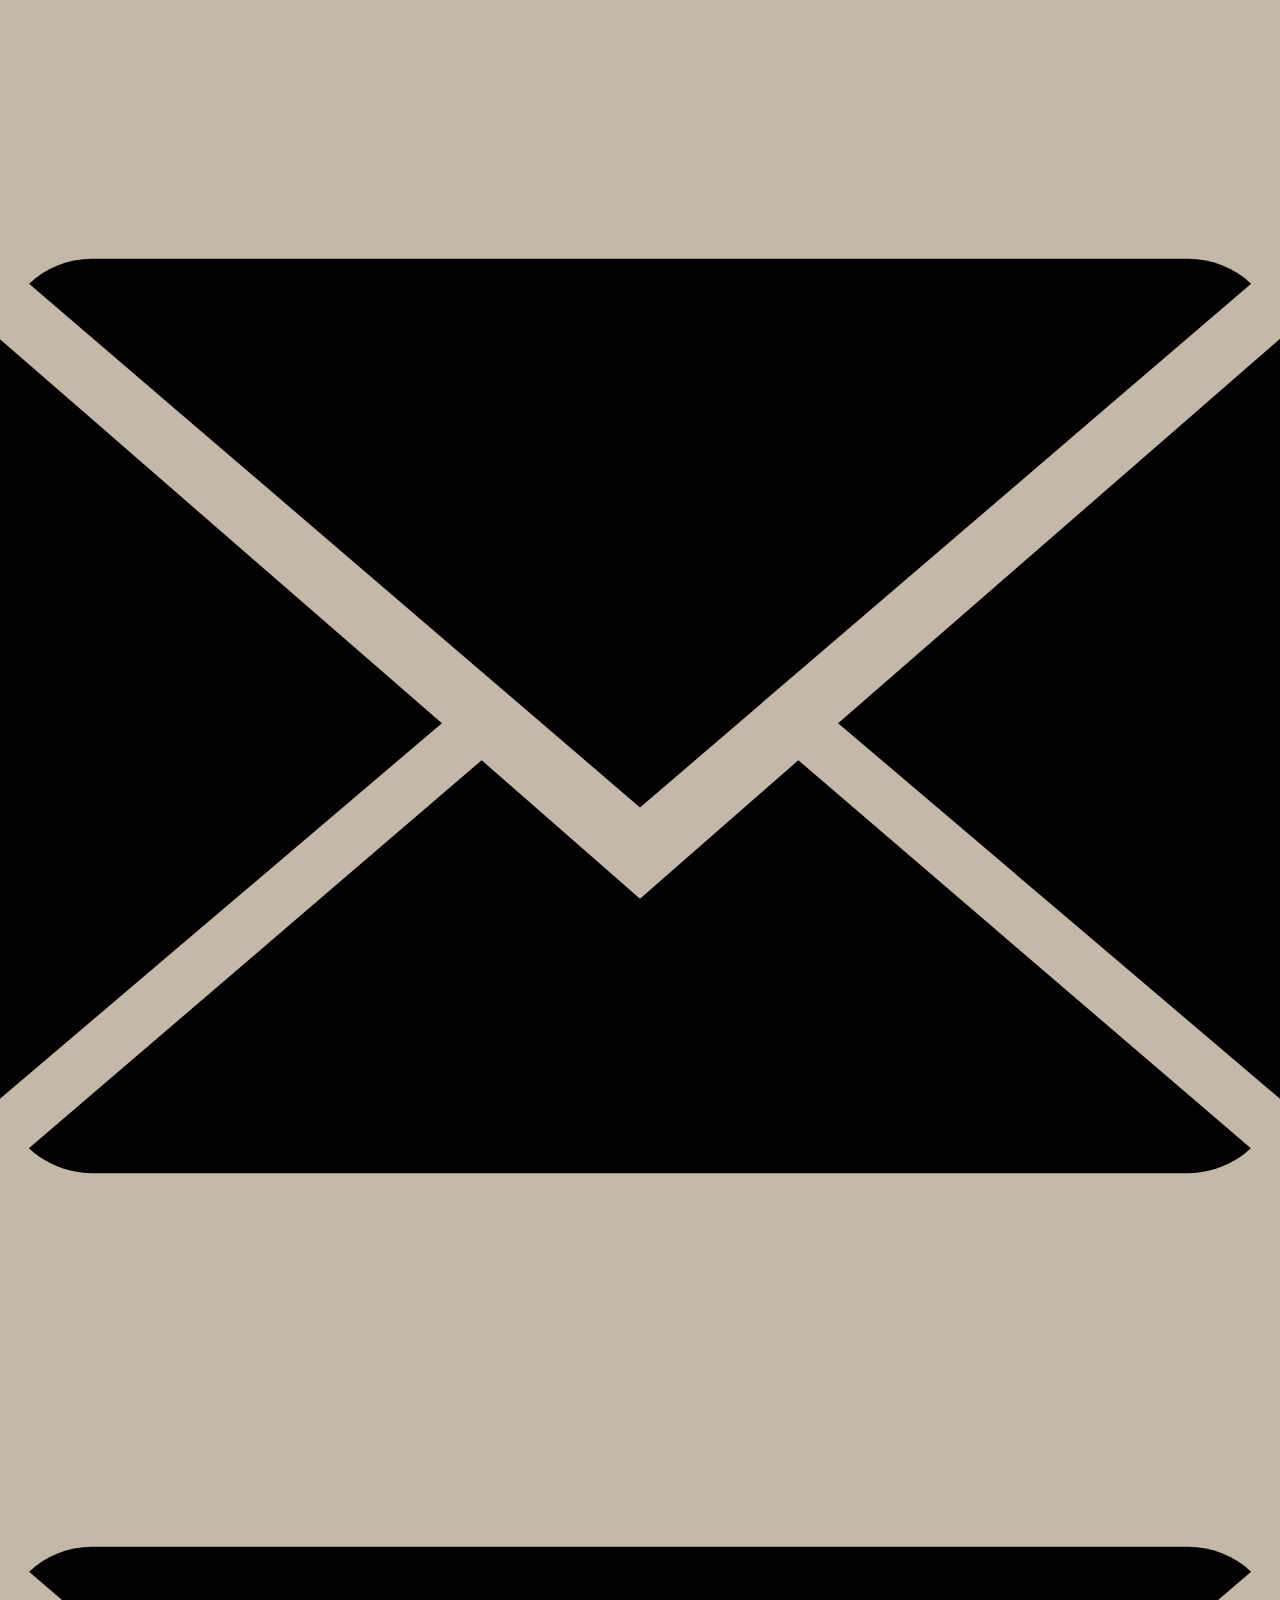
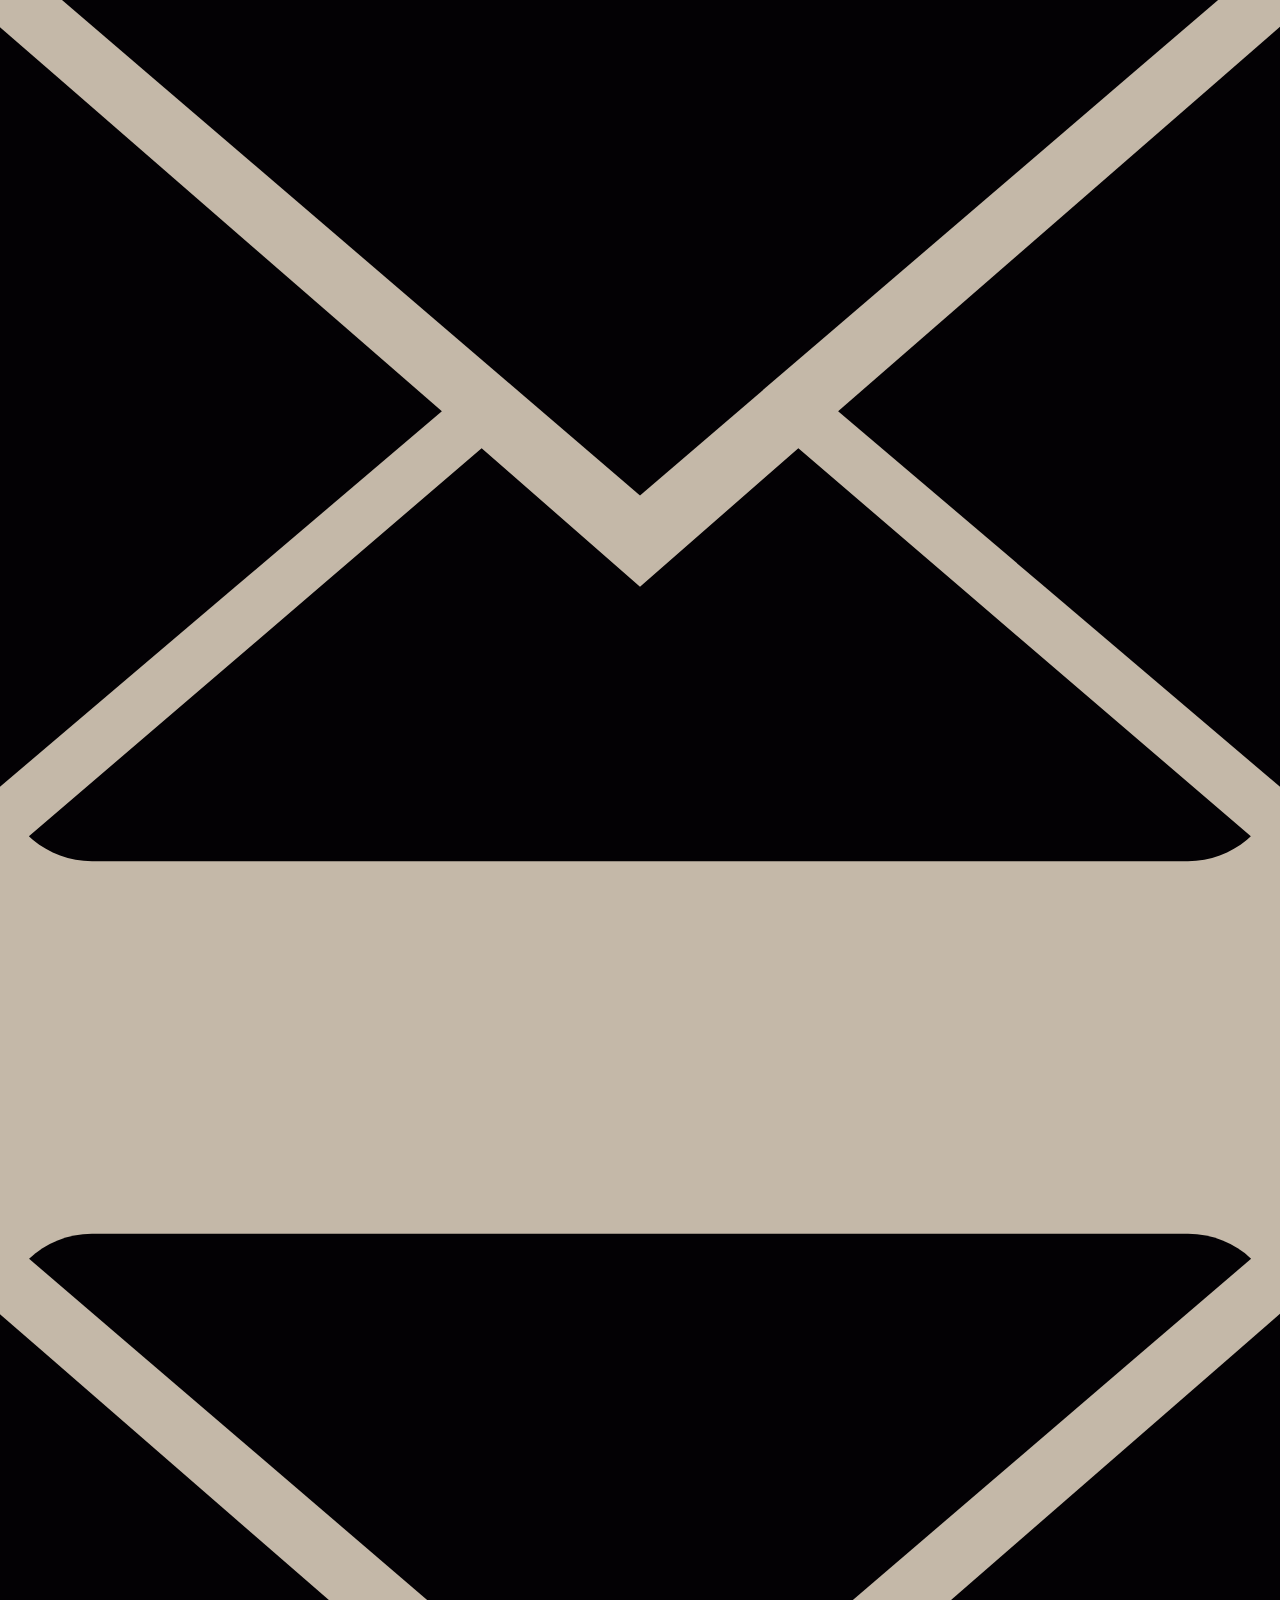
<file: regalos.html>
<!DOCTYPE html>
<html lang="es">
<head>
  <meta charset="UTF-8">
  <meta name="viewport" content="width=device-width, initial-scale=1.0">
  <title>Sugerencias de regalo | Invitación de Boda</title>
  <link rel="preconnect" href="https://fonts.googleapis.com">
  <link rel="preconnect" href="https://fonts.gstatic.com" crossorigin>
  <link href="https://fonts.googleapis.com/css2?family=Cormorant+Garamond:ital,wght@0,400;0,500;0,600;0,700;1,400;1,500&family=Montserrat:wght@300;400;500;600&display=swap" rel="stylesheet">
  <link rel="stylesheet" href="style.css">
</head>
<body>
  <div class="lace-pattern" aria-hidden="true"></div>

  <!-- Lluvia de sobres (icon-mail) -->
  <div class="regalos__rain" aria-hidden="true">
    <span class="regalos__envelope"><img src="src/icon-mail.svg" class="icon-mail" alt=""></span>
    <span class="regalos__envelope"><img src="src/icon-mail.svg" class="icon-mail" alt=""></span>
    <span class="regalos__envelope"><img src="src/icon-mail.svg" class="icon-mail" alt=""></span>
    <span class="regalos__envelope"><img src="src/icon-mail.svg" class="icon-mail" alt=""></span>
    <span class="regalos__envelope"><img src="src/icon-mail.svg" class="icon-mail" alt=""></span>
    <span class="regalos__envelope"><img src="src/icon-mail.svg" class="icon-mail" alt=""></span>
    <span class="regalos__envelope"><img src="src/icon-mail.svg" class="icon-mail" alt=""></span>
    <span class="regalos__envelope"><img src="src/icon-mail.svg" class="icon-mail" alt=""></span>
    <span class="regalos__envelope"><img src="src/icon-mail.svg" class="icon-mail" alt=""></span>
    <span class="regalos__envelope"><img src="src/icon-mail.svg" class="icon-mail" alt=""></span>
    <span class="regalos__envelope"><img src="src/icon-mail.svg" class="icon-mail" alt=""></span>
    <span class="regalos__envelope"><img src="src/icon-mail.svg" class="icon-mail" alt=""></span>
    <span class="regalos__envelope"><img src="src/icon-mail.svg" class="icon-mail" alt=""></span>
    <span class="regalos__envelope"><img src="src/icon-mail.svg" class="icon-mail" alt=""></span>
    <span class="regalos__envelope"><img src="src/icon-mail.svg" class="icon-mail" alt=""></span>
  </div>

  <section class="regalos section">
    <div class="container">
      <header class="regalos__header">
        <div class="regalos__icon" aria-hidden="true">
          <svg viewBox="0 0 24 24" fill="none" stroke="currentColor" stroke-width="1.5"><path d="M20 12v10H4V12M2 7h20v5H2V7zM12 22V7M12 7H7.5a2.5 2.5 0 0 1 0-5C11 2 12 7 12 7zM12 7h4.5a2.5 2.5 0 0 0 0-5C13 2 12 7 12 7z"/></svg>
        </div>
        <h1 class="regalos__title">Sugerencias de regalo</h1>
      </header>

      <div class="regalos__card">
        <p class="regalos__intro">Nuestro mejor regalo es disfrutar este día contigo; pero si quieres tener un detalle con nosotros, puedes hacerlo en un sobre o con los datos a continuación.</p>
      </div>

      <div class="regalos__spei">
        <p class="regalos__spei-label">Número de tarjeta desde otro banco (SPEI):</p>
        <div class="regalos__number-wrap">
          <code class="regalos__number" id="spei-number">4027 6600 0732 1906</code>
          <button type="button" class="regalos__copy" id="copy-spei" aria-label="Copiar número de tarjeta">
            <svg width="20" height="20" viewBox="0 0 24 24" fill="none" stroke="currentColor" stroke-width="2"><rect x="9" y="9" width="13" height="13" rx="2"/><path d="M5 15H4a2 2 0 0 1-2-2V4a2 2 0 0 1 2-2h9a2 2 0 0 1 2 2v1"/></svg>
            <span class="regalos__copy-text">Copiar</span>
          </button>
        </div>
        <p class="regalos__bank">Banco Azteca</p>
      </div>

      <p class="regalos__note">Puedes transferir desde la app de tu banco usando SPEI con el número de tarjeta de arriba.</p>

      <a href="index.html" class="story__btn regalos__back">Volver a la invitación</a>
    </div>
  </section>

  <script>
    (function() {
      var btn = document.getElementById('copy-spei');
      var code = document.getElementById('spei-number');
      var textEl = btn ? btn.querySelector('.regalos__copy-text') : null;
      var fullNumber = '4027660007321906';

      if (btn && textEl) {
        btn.addEventListener('click', function() {
          navigator.clipboard.writeText(fullNumber).then(function() {
            textEl.textContent = '¡Copiado!';
            setTimeout(function() { textEl.textContent = 'Copiar'; }, 2000);
          }).catch(function() {
            textEl.textContent = 'No se pudo copiar';
            setTimeout(function() { textEl.textContent = 'Copiar'; }, 2000);
          });
        });
      }
    })();
  </script>
  <script src="script.js"></script>
</body>
</html>
</file>
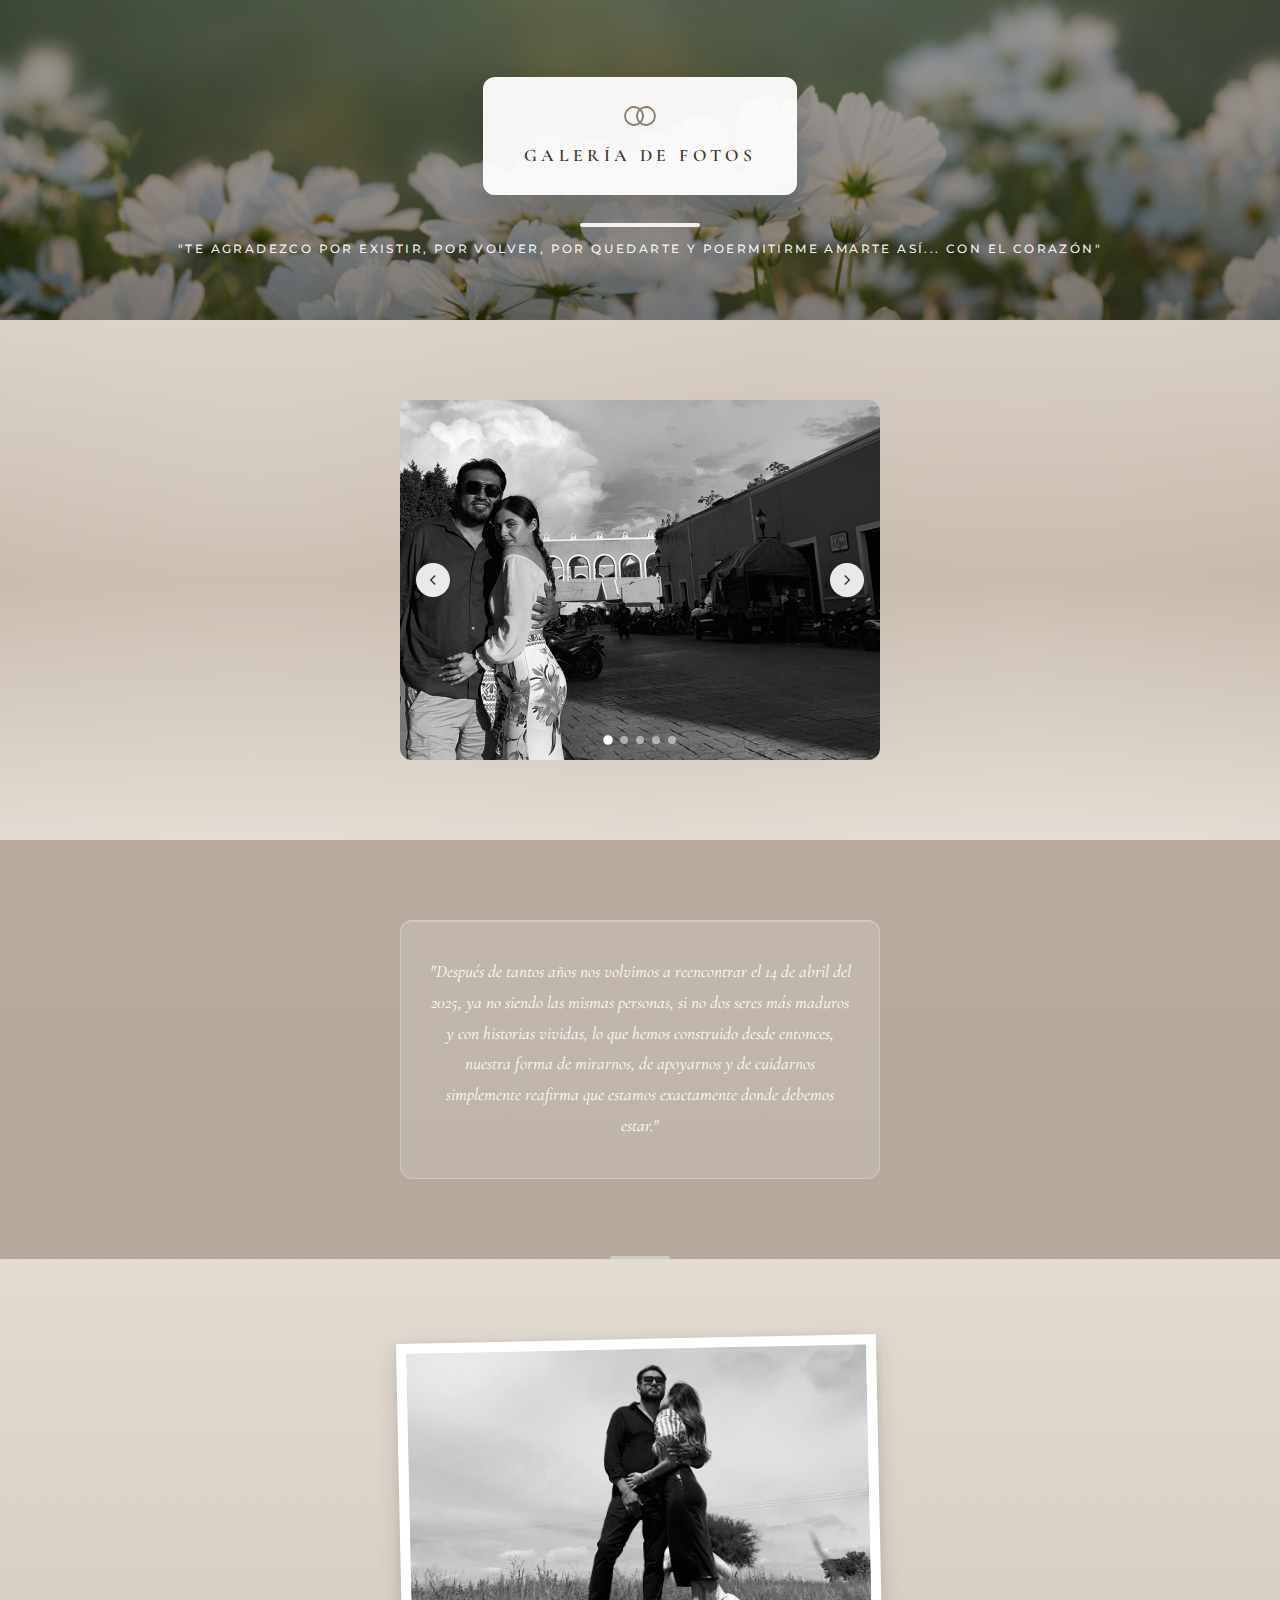
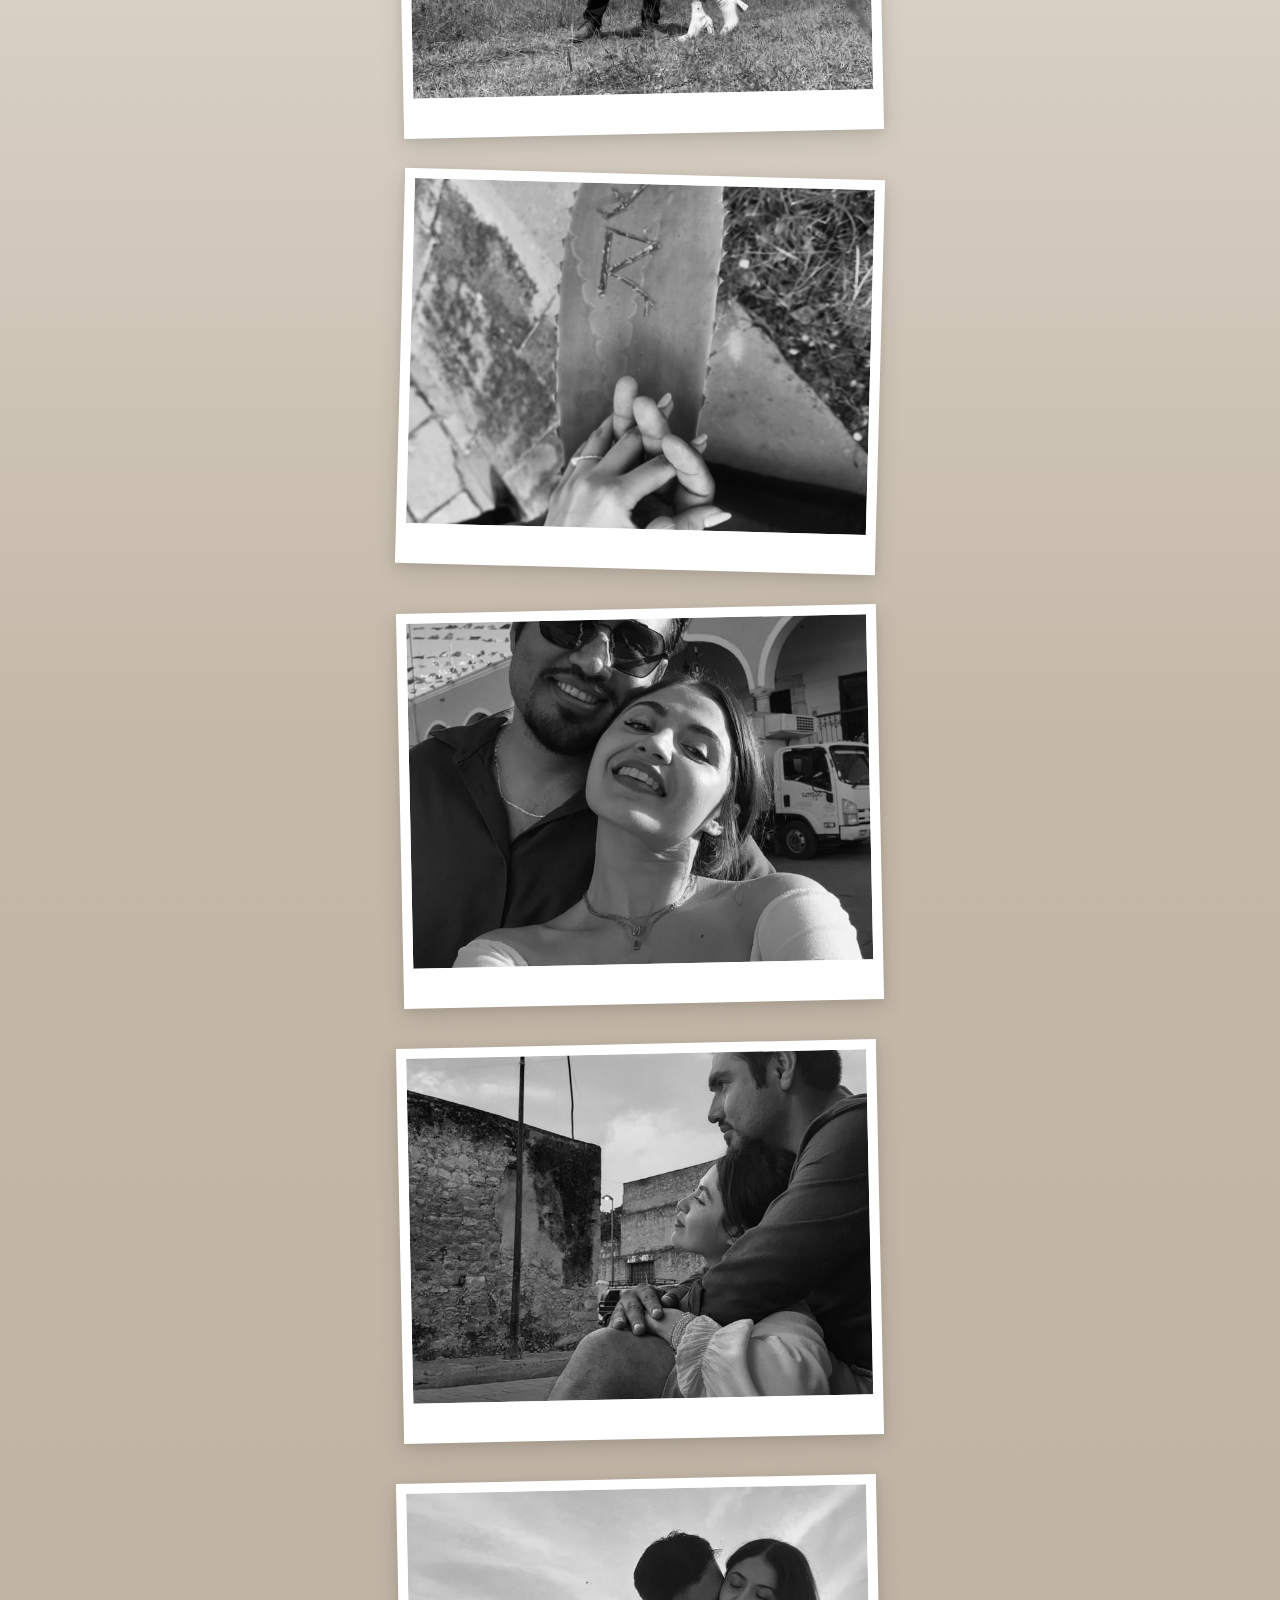
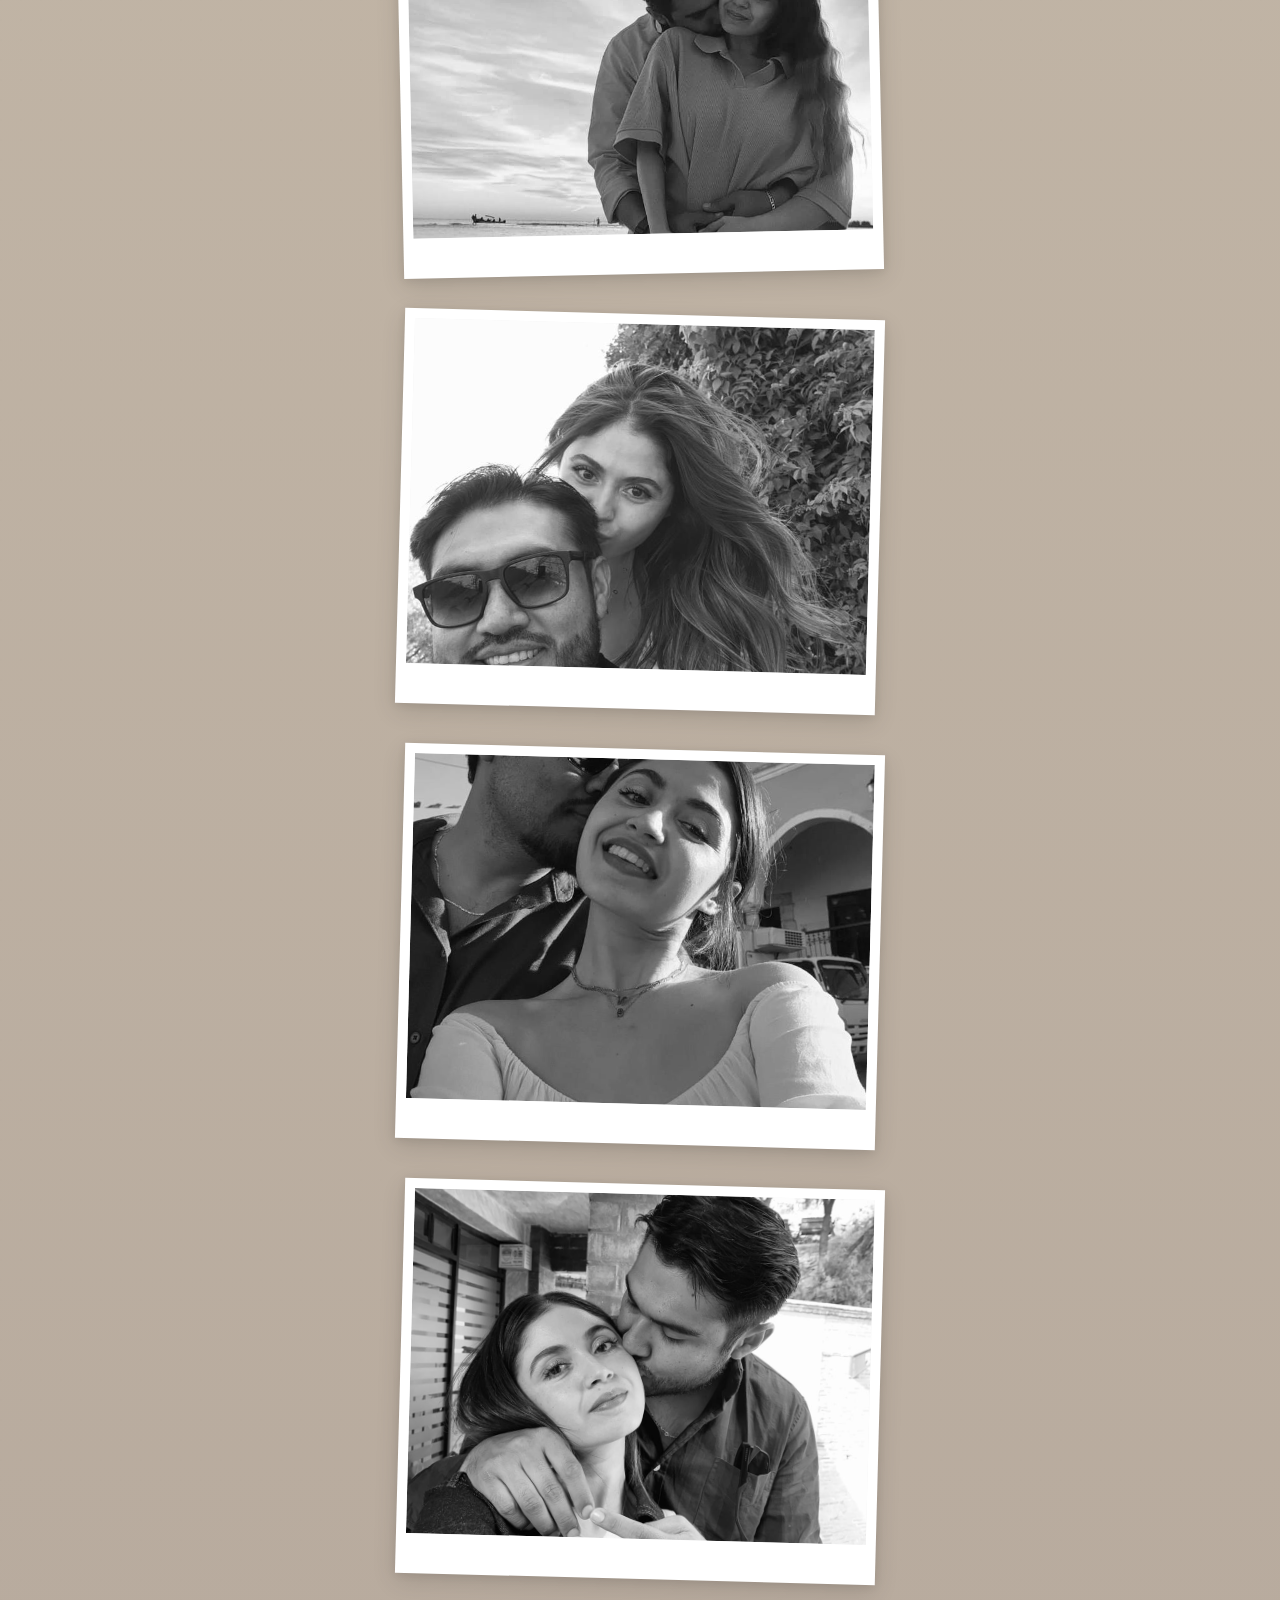
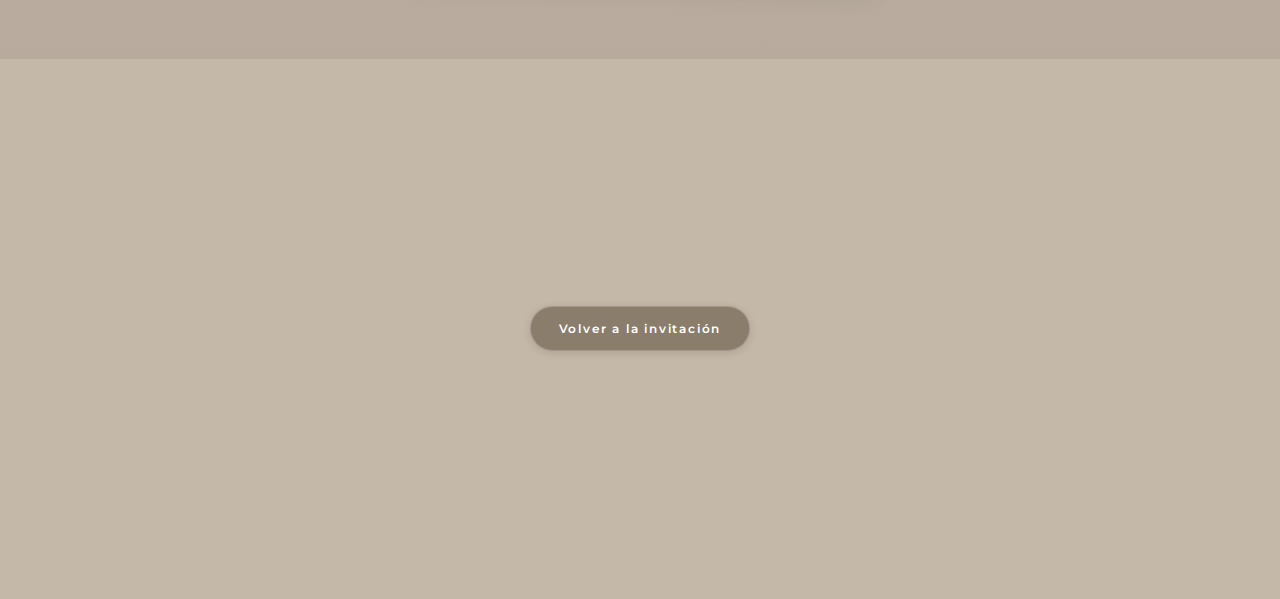
<file: us.html>
<!DOCTYPE html>
<html lang="es">
<head>
  <meta charset="UTF-8">
  <meta name="viewport" content="width=device-width, initial-scale=1.0">
  <title>Galería de fotos | Invitación de Boda</title>
  <link rel="preconnect" href="https://fonts.googleapis.com">
  <link rel="preconnect" href="https://fonts.gstatic.com" crossorigin>
  <link href="https://fonts.googleapis.com/css2?family=Cormorant+Garamond:ital,wght@0,400;0,500;0,600;0,700;1,400;1,500&family=Montserrat:wght@300;400;500;600&display=swap" rel="stylesheet">
  <link rel="stylesheet" href="style.css">
</head>
<body>
  <div class="lace-pattern" aria-hidden="true"></div>

  <header class="gallery-header">
    <div class="gallery-header__bg" aria-hidden="true"></div>
    <div class="gallery-header__box">
      <svg class="gallery-header__icon" viewBox="0 0 48 28" fill="none" stroke="currentColor" stroke-width="1.8" aria-hidden="true">
        <circle cx="18" cy="14" r="9" transform="rotate(-30 18 14)"/>
        <circle cx="30" cy="14" r="9" transform="rotate(30 30 14)"/>
      </svg>
      <h1 class="gallery-header__title">GALERÍA DE FOTOS</h1>
    </div>
    <div class="gallery-header__line">
      <span class="gallery-header__line-text">"Te agradezco por existir, por volver, por quedarte y poermitirme amarte así... con el corazón"</span>
    </div>
  </header>

  <section class="gallery-carousel section">
    <div class="container">
      <div class="carousel" role="region" aria-label="Carrusel de fotos">
        <div class="carousel__track">
          <div class="carousel__slide carousel__slide--active">
            <img src="src/carrusel/pic-two.jpg" alt="Radaí y Natanael">
          </div>
          <div class="carousel__slide">
            <img src="src/carrusel/rada&nata (2).jpeg" alt="Radaí y Natanael">
          </div>
          <div class="carousel__slide">
            <img src="src/carrusel/rada&nata (3).jpeg" alt="Radaí y Natanael">
          </div>
          <div class="carousel__slide">
            <img src="src/carrusel/rada&nata (5).jpeg" alt="Radaí y Natanael">
          </div>
          <div class="carousel__slide">
            <img src="src/carrusel/rada&nata (6).jpeg" alt="Radaí y Natanael">
          </div>
        </div>
        <button type="button" class="carousel__btn carousel__btn--prev" aria-label="Foto anterior">
          <svg width="24" height="24" viewBox="0 0 24 24" fill="none" stroke="currentColor" stroke-width="2"><path d="M15 18l-6-6 6-6"/></svg>
        </button>
        <button type="button" class="carousel__btn carousel__btn--next" aria-label="Siguiente foto">
          <svg width="24" height="24" viewBox="0 0 24 24" fill="none" stroke="currentColor" stroke-width="2"><path d="M9 18l6-6-6-6"/></svg>
        </button>
        <div class="carousel__dots" aria-hidden="true"></div>
      </div>
    </div>
  </section>

  <section class="gallery-quote section">
    <div class="container">
      <div class="gallery-quote__box">
        <p class="gallery-quote__text">"Después de tantos años nos volvimos a reencontrar el 14 de abril del 2025, 
          ya no siendo las mismas personas, si no dos seres más maduros y con historias vividas,
          lo que hemos construido desde entonces, nuestra forma de mirarnos, de apoyarnos y de cuidarnos 
          simplemente reafirma que estamos exactamente donde debemos estar."</p>
      </div>
    </div>
  </section>

  <section class="gallery-credits section">
    <div class="container gallery-credits__inner">
      <div class="instantanea instantanea--credits instantanea--tilt-left">
        <div class="instantanea__img"><img src="src/pics/rada&nata (1).jpeg" alt="Radaí y Natanael"></div>
      </div>
      <div class="instantanea instantanea--credits instantanea--tilt-right">
        <div class="instantanea__img"><img src="src/pics/rada&nata (4).jpeg" alt="Radaí y Natanael"></div>
      </div>
      <div class="instantanea instantanea--credits instantanea--tilt-left">
        <div class="instantanea__img"><img src="src/pics/rada&nata (8).jpeg" alt="Radaí y Natanael"></div>
      </div>
      <div class="instantanea instantanea--credits instantanea--tilt-left">
        <div class="instantanea__img"><img src="src/pics/rada&nata (13).jpeg" alt="Radaí y Natanael"></div>
      </div>
      <div class="instantanea instantanea--credits instantanea--tilt-left">
        <div class="instantanea__img"><img src="src/pics/rada&nata (11).jpeg" alt="Radaí y Natanael"></div>
      </div>
      <div class="instantanea instantanea--credits instantanea--tilt-right">
        <div class="instantanea__img"><img src="src/pics/rada&nata (12).jpeg" alt="Radaí y Natanael"></div>
      </div>
      <div class="instantanea instantanea--credits instantanea--tilt-right">
        <div class="instantanea__img"><img src="src/pics/rada&nata (9).jpeg" alt="Radaí y Natanael"></div>
      </div>
      <div class="instantanea instantanea--credits instantanea--tilt-right">
        <div class="instantanea__img"><img src="src/pics/pic-three.jpg" alt="Radaí y Natanael"></div>
      </div>
    </div>
  </section>

  <section class="page-extra section">
    <div class="container page-extra__actions">
      <a href="index.html" class="story__btn">Volver a la invitación</a>
    </div>
  </section>

  <script src="script.js"></script>
</body>
</html>
</file>
<file: style.css>
:root {
  /* Paleta taupe / beige / marrón cálido */
  --color-bg: #c4b8a8;
  --color-bg-dark: #a89888;
  --color-card: #b8ab9e;
  --color-text: #fff;
  --color-text-soft: rgba(255, 255, 255, 0.9);
  /* Texto sobre fondos claros (buen contraste) */
  --color-text-on-light: #3d362d;
  --color-text-soft-on-light: #5c5348;
  --color-accent: #8b7d6b;
  --color-lace: rgba(255, 255, 255, 0.35);
  
  /* Tipografía */
  --font-serif: 'Cormorant Garamond', Georgia, serif;
  --font-sans: 'Montserrat', sans-serif;
  
  /* Espaciado */
  --section-padding: 4rem 1.5rem;
  --container-max: 480px;
  --border-radius: 12px;
}

*,
*::before,
*::after {
  box-sizing: border-box;
  margin: 0;
  padding: 0;
}

html {
  scroll-behavior: smooth;
}

body {
  font-family: var(--font-sans);
  background-color: var(--color-bg);
  color: var(--color-text);
  line-height: 1.6;
  overflow-x: hidden;
}

/* Patrón de encaje decorativo - motivos delicados tipo bordado */
.lace-pattern {
  position: fixed;
  top: 0;
  left: 0;
  right: 0;
  bottom: 0;
  pointer-events: none;
  z-index: 0;
  opacity: 0.2;
  background-image: 
    radial-gradient(circle, rgba(255,255,255,0.35) 1px, transparent 1px),
    radial-gradient(circle, rgba(255,255,255,0.2) 1px, transparent 1px);
  background-size: 32px 32px, 48px 48px;
}

/* Contenedor principal */
.container {
  max-width: var(--container-max);
  margin: 0 auto;
  padding: 0 1.25rem;
  position: relative;
  z-index: 1;
}

.section {
  padding: var(--section-padding);
  position: relative;
}

/* ========== PORTADA ========== */
.cover {
  text-align: center;
  padding-top: 3rem;
  padding-bottom: 3rem;
  min-height: 70vh;
  display: flex;
  align-items: center;
  position: relative;
  background-image: url('src/pic-one.jpg');
  background-size: cover;
  background-position: 1% center;
  background-repeat: no-repeat;
}

.cover::before {
  content: '';
  position: absolute;
  inset: 0;
  background: linear-gradient(to bottom, rgba(0, 0, 0, 0.35) 0%, rgba(0, 0, 0, 0.5) 100%);
  z-index: 0;
}

.cover .container {
  position: relative;
  z-index: 1;
}

.cover__title {
  font-family: var(--font-serif);
  font-size: clamp(2rem, 6vw, 2.75rem);
  font-weight: 600;
  letter-spacing: 0.15em;
  margin-bottom: 0.5rem;
  display: flex;
  flex-direction: column;
  align-items: center;
  text-align: center;
  /* Espacios entre líneas: cambia estos valores para ajustar */
  --cover-gap-after-name: 0.35rem;   /* espacio entre NATANAEL y & */
  --cover-gap-after-amp: 0.35rem;    /* espacio entre & y RADAI */
}

.cover__title-name,
.cover__title-amp {
  display: block;
  line-height: 1.2;
}

.cover__title-name:first-child {
  margin-bottom: var(--cover-gap-after-name);
}

.cover__title-amp {
  margin-bottom: var(--cover-gap-after-amp);
  font-size: 0.85em;
  opacity: 0.95;
}

.cover__subtitle {
  font-size: 0.75rem;
  font-weight: 400;
  letter-spacing: 0.2em;
  text-transform: uppercase;
  opacity: 0.9;
  margin-bottom: 2rem;
}

.cover__footer {
  border-top: 1px solid rgba(255, 255, 255, 0.2);
  padding-top: 1.5rem;
  margin-bottom: 1.5rem;
}

.cover__date {
  font-family: var(--font-serif);
  font-size: 1.5rem;
  font-weight: 600;
  letter-spacing: 0.1em;
  margin-bottom: 0.25rem;
}

.cover__song {
  font-size: 0.7rem;
  letter-spacing: 0.15em;
  text-transform: uppercase;
  margin-bottom: 1rem;
  opacity: 0.9;
}

/* Reproductor de música (estilo Spotify/YouTube) */
.music-player {
  display: flex;
  align-items: stretch;
  gap: 0;
  max-width: 340px;
  margin-left: auto;
  margin-right: auto;
  background: rgba(255, 255, 255, 0.08);
  border: 1px solid var(--color-lace);
  border-radius: var(--border-radius);
  box-shadow:
    0 4px 20px rgba(0, 0, 0, 0.1),
    inset 0 1px 0 rgba(255, 255, 255, 0.1);
  overflow: hidden;
}

.music-player__thumb {
  width: 110px;
  min-width: 110px;
  min-height: 100px;
  align-self: stretch;
  background: #2a2a2a;
  overflow: hidden;
}

.music-player__thumb img {
  width: 100%;
  height: 100%;
  min-height: 100%;
  object-fit: cover;
  display: block;
}

.music-player__body {
  flex: 1;
  display: flex;
  flex-direction: column;
  justify-content: center;
  padding: 0.75rem 1rem;
  min-width: 0;
}

.music-player__info {
  margin-bottom: 0.5rem;
}

.music-player__title {
  display: block;
  font-size: 0.8rem;
  font-weight: 600;
  color: var(--color-text);
  letter-spacing: 0.02em;
}

.music-player__artist {
  display: block;
  font-size: 0.7rem;
  color: var(--color-text-soft);
  letter-spacing: 0.02em;
  opacity: 0.95;
}

.music-player__controls {
  display: flex;
  align-items: center;
  gap: 0.35rem;
}

.music-btn {
  background: rgba(255, 255, 255, 0.12);
  border: 1px solid rgba(255, 255, 255, 0.2);
  color: var(--color-text);
  cursor: pointer;
  padding: 0.4rem;
  display: flex;
  align-items: center;
  justify-content: center;
  transition: background 0.2s, transform 0.2s, box-shadow 0.2s;
  border-radius: 50%;
  width: 36px;
  height: 36px;
}

.music-btn:hover {
  background: rgba(255, 255, 255, 0.22);
  transform: scale(1.06);
  box-shadow: 0 2px 8px rgba(0, 0, 0, 0.15);
}

.music-btn--play {
  width: 44px;
  height: 44px;
  border-radius: 50%;
  background: var(--color-accent);
  border: 1px solid rgba(255, 255, 255, 0.25);
  box-shadow: 0 2px 12px rgba(0, 0, 0, 0.2);
}

.music-btn--play:hover {
  background: var(--color-bg-dark);
  box-shadow: 0 4px 16px rgba(0, 0, 0, 0.25);
  transform: scale(1.08);
}

.music-volume {
  margin-left: 0.15rem;
  padding: 0.4rem;
  display: flex;
  align-items: center;
  justify-content: center;
  color: var(--color-text);
  opacity: 0.9;
}

/* ========== DETALLES ========== */
.details {
  background: var(--color-card);
}

/* Bloque invitación: fecha, música y texto de invitación */
.invitacion .details__song {
  margin-bottom: 1rem;
}

.invitacion .music-player {
  margin-bottom: 1.5rem;
}

.invitacion__lead {
  font-size: 0.85rem;
  text-align: center;
  margin: 0 0 1.25rem;
  opacity: 0.95;
}

.invitacion__chairs {
  border-radius: var(--border-radius);
  overflow: hidden;
  margin-bottom: 1.5rem;
  box-shadow: 0 4px 20px rgba(0, 0, 0, 0.1);
}

.invitacion__chairs-image {
  width: 100%;
  height: auto;
  display: block;
  object-fit: cover;
}

.details__date,
.details__song {
  font-size: 0.65rem;
  letter-spacing: 0.2em;
  text-transform: uppercase;
  margin-bottom: 0.25rem;
  opacity: 0.9;
  text-align: center;
}

/* Card del texto de invitación */
.details__invite-card {
  background: var(--color-accent);
  border: 1px solid rgba(255, 255, 255, 0.25);
  border-radius: var(--border-radius);
  padding: 1.5rem 1.25rem;
  margin: 2rem 0 1.5rem;
}

.details__invite-card .details__welcome {
  margin-top: 0;
  margin-bottom: 1rem;
  text-align: center;
}

.details__invite-card .details__blessing {
  margin-bottom: 1rem;
  text-align: center;
}

.details__invite-card .details__invite {
  margin-bottom: 0.25rem;
}

.details__invite-card .details__next {
  margin-bottom: 0;
}

/* Imagen que sobresale un poco de la card, centrada */
.details__invite-card-image {
  width: calc(100% + 5rem);
  margin-top: 1.5rem;
  margin-bottom: 0;
  margin-left: -2.5rem;
  margin-right: -2.5rem;
  overflow: hidden;
}

.details__invite-card-image img {
  width: 100%;
  height: auto;
  aspect-ratio: 16 / 10;
  display: block;
  object-fit: cover;
  object-position: center 40%;
  border-radius: 10px;
}

/* Fecha dentro de la card de invitación */
.details__invite-card-date {
  background: var(--color-accent);
  padding: 2rem;
  text-align: center;
  border-radius: 0 0 var(--border-radius) var(--border-radius);
  margin: 1.5rem -1.25rem -1.5rem;
}

.details__invite-card-numbers {
  display: block;
  font-family: var(--font-serif);
  font-size: 2.25rem;
  font-weight: 600;
  letter-spacing: 0.3em;
  margin-bottom: 0.5rem;
}

.details__invite-card-day {
  font-size: 0.85rem;
  letter-spacing: 0.2em;
}

.details__welcome {
  font-family: var(--font-serif);
  font-size: 1.25rem;
  font-weight: 500;
  font-style: italic;
  margin: 2rem 0 1.5rem;
  line-height: 1.7;
}

.details__blessing {
  font-size: 0.7rem;
  letter-spacing: 0.2em;
  text-transform: uppercase;
  margin-bottom: 1.5rem;
}

.details__families {
  margin-bottom: 2rem;
}

.details__families-row {
  display: flex;
  align-items: stretch;
  justify-content: space-between;
  gap: 1rem;
  margin-bottom: 1.25rem;
}

.details__families-divider {
  flex-shrink: 0;
  width: 1px;
  min-height: 3rem;
  background: rgba(255, 255, 255, 0.35);
  align-self: center;
}

.family-block--left {
  text-align: left;
  flex: 1;
}

.family-block--right {
  text-align: right;
  flex: 1;
}

.family-block--center {
  text-align: center;
}

.family-block h3 {
  font-size: 0.65rem;
  font-weight: 600;
  letter-spacing: 0.2em;
  text-transform: uppercase;
  margin-bottom: 0.35rem;
  opacity: 0.95;
}

.family-block p {
  font-size: 0.85rem;
  font-weight: 400;
  letter-spacing: 0.05em;
}

.details__invite {
  font-size: 0.95rem;
  margin-bottom: 0.5rem;
}

.details__invite strong {
  font-family: var(--font-serif);
  font-size: 1.2rem;
  font-weight: 600;
}

.details__place {
  font-family: var(--font-sans);
  font-size: 1.5rem;
  font-weight: 500;
  letter-spacing: 0.3em;
  margin-bottom: 0.25rem;
}

.details__next {
  font-size: 0.85rem;
  opacity: 0.9;
}

/* ========== FECHA Y UBICACIÓN ========== */
.date-location {
  background: var(--color-bg);
}

.date-location__text {
  font-size: 0.85rem;
  text-align: center;
  margin-bottom: 1rem;
  opacity: 0.95;
}

.date-location__image-wrapper {
  border-radius: var(--border-radius);
  overflow: hidden;
  margin-bottom: 0;
  box-shadow: 0 4px 20px rgba(0, 0, 0, 0.1);
}

.date-location__image {
  width: 100%;
  height: auto;
  display: block;
  object-fit: cover;
}

.date-location__box {
  background: var(--color-accent);
  padding: 2rem;
  text-align: center;
  border-radius: 0 0 var(--border-radius) var(--border-radius);
  margin-top: -4px;
}

.date-location__numbers {
  display: block;
  font-family: var(--font-serif);
  font-size: 2.25rem;
  font-weight: 600;
  letter-spacing: 0.3em;
  margin-bottom: 0.5rem;
}

.date-location__day {
  font-size: 0.85rem;
  letter-spacing: 0.2em;
}

/* ========== SECCIÓN TEXTO + ENLACE A MÁS (pergamino) ========== */
.story {
  position: relative;
  background: var(--color-bg);
  overflow: hidden;
}

/* Fondo difuminado detrás del pergamino */
.story__bg {
  position: absolute;
  inset: 0;
  z-index: 0;
  overflow: hidden;
}

.story__bg img {
  width: 100%;
  height: 100%;
  object-fit: cover;
  object-position: center;
  transform: scale(1.15);
  filter: blur(12px);
}

.story__container {
  position: relative;
  z-index: 1;
}

.story__parchment {
  position: relative;
  background: linear-gradient(180deg, #e8dfd0 0%, #ddd4c4 8%, #d4c9b8 50%, #ddd4c4 92%, #e2d9c8 100%);
  border: 1px solid rgba(139, 125, 107, 0.4);
  border-radius: 4px;
  padding: 2rem 2.25rem;
  max-width: 480px;
  margin: 0 auto;
  box-shadow:
    0 2px 4px rgba(0, 0, 0, 0.06),
    0 8px 24px rgba(0, 0, 0, 0.08),
    inset 0 1px 0 rgba(255, 255, 255, 0.5);
}

/* Detalle tipo rollo en los lados del pergamino */
.story__parchment::before,
.story__parchment::after {
  content: '';
  position: absolute;
  top: 0;
  bottom: 0;
  width: 12px;
  border-radius: 2px;
  background: linear-gradient(90deg, rgba(0,0,0,0.04) 0%, transparent 100%);
  pointer-events: none;
}

.story__parchment::before {
  left: 0;
  background: linear-gradient(90deg, rgba(0,0,0,0.06) 0%, transparent 100%);
}

.story__parchment::after {
  right: 0;
  background: linear-gradient(270deg, rgba(0,0,0,0.06) 0%, transparent 100%);
}

.story__text {
  font-family: var(--font-serif);
  font-size: 1.05rem;
  font-style: italic;
  line-height: 1.75;
  text-align: center;
  margin: 0 0 1.75rem;
  color: #4a4238;
  max-width: 38ch;
  margin-left: auto;
  margin-right: auto;
}

.story__btn-wrap {
  text-align: center;
}

.story__btn {
  display: inline-flex;
  align-items: center;
  justify-content: center;
  background: var(--color-accent);
  color: var(--color-text);
  text-decoration: none;
  font-size: 0.75rem;
  font-weight: 600;
  letter-spacing: 0.15em;
  padding: 0.75rem 1.75rem;
  border-radius: 2rem;
  transition: background 0.2s, transform 0.2s;
  border: 1px solid rgba(255, 255, 255, 0.2);
  box-shadow: 0 2px 8px rgba(0, 0, 0, 0.12);
}

.story__btn:hover {
  background: var(--color-bg-dark);
  transform: translateY(-2px);
  box-shadow: 0 4px 12px rgba(0, 0, 0, 0.15);
}

/* ========== ENCABEZADO GALERÍA (us.html) ========== */
.gallery-header {
  position: relative;
  min-height: 320px;
  display: flex;
  flex-direction: column;
  align-items: center;
  justify-content: center;
  padding: 4rem 1.5rem 3rem;
  overflow: hidden;
}

.gallery-header__bg {
  position: absolute;
  inset: 0;
  background-color: var(--color-bg-dark);
  background-image: url('src/flores.jpg');
  background-size: cover;
  background-position: center;
}

.gallery-header__bg::after {
  content: '';
  position: absolute;
  inset: 0;
  background: linear-gradient(180deg, rgba(0, 0, 0, 0.35) 0%, rgba(0, 0, 0, 0.5) 100%);
}

.gallery-header__box {
  position: relative;
  z-index: 1;
  background: rgba(255, 255, 255, 0.95);
  border: 1px solid rgba(255, 255, 255, 0.4);
  border-radius: var(--border-radius);
  padding: 1.5rem 2.5rem;
  text-align: center;
  box-shadow: 0 8px 32px rgba(0, 0, 0, 0.2);
}

.gallery-header__icon {
  display: block;
  width: 48px;
  height: 28px;
  margin: 0 auto 0.75rem;
  color: var(--color-accent);
}

.gallery-header__title {
  font-family: var(--font-serif);
  font-size: 1.1rem;
  font-weight: 600;
  letter-spacing: 0.25em;
  color: var(--color-text-on-light);
  margin: 0;
}

.gallery-header__line {
  position: relative;
  z-index: 1;
  margin-top: 1.75rem;
  text-align: center;
}

.gallery-header__line::before {
  content: '';
  display: block;
  width: 120px;
  height: 4px;
  margin: 0 auto 0.75rem;
  background: rgba(255, 255, 255, 0.9);
  border-radius: 2px;
}

.gallery-header__line-text {
  display: block;
  font-size: 0.75rem;
  font-weight: 500;
  letter-spacing: 0.2em;
  text-transform: uppercase;
  color: rgba(255, 255, 255, 0.95);
}

/* ========== ESTILO INSTANTÁNEA (marco blanco tipo Polaroid) ========== */
.instantanea {
  background: #fff;
  padding: 10px 10px 42px;
  box-shadow:
    0 2px 8px rgba(0, 0, 0, 0.08),
    0 8px 24px rgba(0, 0, 0, 0.12);
  position: relative;
}

.instantanea__img {
  overflow: hidden;
  background: #f5f5f5;
}

.instantanea__img img {
  width: 100%;
  height: 100%;
  object-fit: cover;
  display: block;
  vertical-align: top;
}

/* Inclinaciones suaves para efecto scrapbook */
.instantanea--tilt-left {
  transform: rotate(-1.2deg);
}

.instantanea--tilt-right {
  transform: rotate(1.5deg);
}

.instantanea--featured {
  transform: rotate(-0.8deg);
}

/* ========== CARRUSEL GALERÍA (us.html) ========== */
.gallery-carousel {
  background: linear-gradient(180deg, #d8cfc4 0%, var(--color-bg) 50%, #e2dbd2 100%);
  position: relative;
}

.gallery-carousel::before {
  content: '';
  position: absolute;
  inset: 0;
  background-image: radial-gradient(circle at 20% 30%, rgba(255,255,255,0.15) 0%, transparent 50%),
                    radial-gradient(circle at 80% 70%, rgba(255,255,255,0.1) 0%, transparent 40%);
  pointer-events: none;
}

.carousel {
  position: relative;
  max-width: 520px;
  margin: 0 auto;
  z-index: 1;
}

.carousel__track {
  position: relative;
  width: 100%;
  aspect-ratio: 4 / 3;
  overflow: hidden;
  border-radius: var(--border-radius);
}

.carousel__slide {
  position: absolute;
  inset: 0;
  opacity: 0;
  transition: opacity 0.4s ease;
  pointer-events: none;
}

.carousel__slide--active {
  opacity: 1;
  pointer-events: auto;
}

.carousel__slide img {
  width: 100%;
  height: 100%;
  object-fit: cover;
  display: block;
}

.carousel__btn {
  position: absolute;
  top: 50%;
  transform: translateY(-50%);
  z-index: 2;
  width: 34px;
  height: 34px;
  border: none;
  border-radius: 50%;
  background: rgba(255, 255, 255, 0.9);
  color: var(--color-text-on-light);
  cursor: pointer;
  display: flex;
  align-items: center;
  justify-content: center;
  box-shadow: 0 2px 10px rgba(0, 0, 0, 0.12);
  transition: background 0.2s, transform 0.2s;
}

.carousel__btn svg {
  width: 18px;
  height: 18px;
}

.carousel__btn:hover {
  background: #fff;
  transform: translateY(-50%) scale(1.05);
}

.carousel__btn--prev { left: 1rem; }
.carousel__btn--next { right: 1rem; }

.carousel__dots {
  position: absolute;
  bottom: 1rem;
  left: 0;
  right: 0;
  display: flex;
  justify-content: center;
  gap: 0.5rem;
  z-index: 2;
}

.carousel__dot {
  width: 8px;
  height: 8px;
  border-radius: 50%;
  border: none;
  background: rgba(255, 255, 255, 0.5);
  cursor: pointer;
  transition: background 0.2s, transform 0.2s;
}

.carousel__dot:hover {
  background: rgba(255, 255, 255, 0.8);
}

.carousel__dot--active {
  background: #fff;
  transform: scale(1.2);
}

/* ========== UNA FOTO DEBAJO DEL CARRUSEL (us.html) ========== */
.gallery-featured {
  background: var(--color-bg);
  padding-top: 0;
  position: relative;
}

.gallery-featured::before {
  content: '';
  position: absolute;
  top: 0;
  left: 0;
  right: 0;
  height: 1px;
  background: linear-gradient(90deg, transparent, rgba(139,125,107,0.3), transparent);
}

.gallery-featured .container {
  max-width: 420px;
  margin: 0 auto;
  padding: 0 1.5rem;
}

.gallery-featured .instantanea--featured {
  padding: 12px 12px 48px;
  box-shadow:
    0 4px 12px rgba(0, 0, 0, 0.08),
    0 12px 36px rgba(0, 0, 0, 0.14);
}

.gallery-featured .instantanea__img img {
  width: 100%;
  height: auto;
  aspect-ratio: 4 / 3;
  object-fit: cover;
}

/* ========== CUADRO DE TEXTO GALERÍA (us.html) ========== */
.gallery-quote {
  background: linear-gradient(180deg, var(--color-card) 0%, #b3a89a 100%);
  position: relative;
}

.gallery-quote::after {
  content: '';
  position: absolute;
  bottom: 0;
  left: 50%;
  transform: translateX(-50%);
  width: 60px;
  height: 3px;
  background: rgba(255, 255, 255, 0.4);
  border-radius: 2px;
}

.gallery-quote__box {
  max-width: 480px;
  margin: 0 auto;
  padding: 2.25rem 1.75rem;
  background: rgba(255, 255, 255, 0.15);
  border: 1px solid rgba(255, 255, 255, 0.25);
  border-radius: var(--border-radius);
  text-align: center;
  box-shadow: inset 0 1px 0 rgba(255, 255, 255, 0.2);
}

.gallery-quote__text {
  font-family: var(--font-serif);
  font-size: 1.1rem;
  font-style: italic;
  line-height: 1.75;
  color: var(--color-text);
  margin: 0;
}

/* ========== FOTOS DE PICS – ARRIBA HACIA ABAJO, ESTILO CRÉDITOS (us.html) ========== */
.gallery-credits {
  background: linear-gradient(180deg, #e2dbd2 0%, var(--color-bg) 30%, var(--color-card) 100%);
  position: relative;
}

.gallery-credits::before {
  content: '';
  position: absolute;
  top: 0;
  left: 0;
  right: 0;
  bottom: 0;
  background-image: url("data:image/svg+xml,%3Csvg width='20' height='20' viewBox='0 0 20 20' xmlns='http://www.w3.org/2000/svg'%3E%3Ccircle cx='1' cy='1' r='0.5' fill='%23000' fill-opacity='0.03'/%3E%3C/svg%3E");
  pointer-events: none;
}

.gallery-credits__inner {
  display: flex;
  flex-direction: column;
  align-items: center;
  gap: 2.5rem;
  max-width: 420px;
  margin: 0 auto;
  position: relative;
  z-index: 1;
}

.gallery-credits .instantanea--credits {
  width: 100%;
  padding: 10px 10px 40px;
  transition: transform 0.25s ease;
}

.gallery-credits .instantanea--credits:hover {
  transform: rotate(0deg) scale(1.02);
}

.gallery-credits .instantanea__img img {
  width: 100%;
  height: auto;
  aspect-ratio: 4 / 3;
  object-fit: cover;
}

/* ========== PÁGINA EXTRA (us.html) ========== */
.page-extra {
  background: var(--color-bg);
  min-height: 60vh;
  display: flex;
  align-items: center;
}

.page-extra__title {
  font-family: var(--font-serif);
  font-size: clamp(1.75rem, 4vw, 2.25rem);
  font-weight: 600;
  letter-spacing: 0.15em;
  text-align: center;
  margin-bottom: 2rem;
  color: var(--color-text);
}

.page-extra__content {
  font-family: var(--font-serif);
  font-size: 1.05rem;
  line-height: 1.8;
  color: var(--color-text);
  margin-bottom: 2rem;
}

.page-extra__content p {
  margin-bottom: 1.25rem;
}

.page-extra__content p:last-child {
  margin-bottom: 0;
}

.page-extra__actions {
  text-align: center;
}

.page-extra .story__btn {
  display: inline-flex;
  margin: 0 auto;
}

/* ========== TARJETAS DE UBICACIÓN ========== */
.locations {
  background: linear-gradient(180deg, #f5f1eb 0%, #ebe6df 100%);
  position: relative;
}

.locations__header {
  text-align: center;
  margin-bottom: 2.25rem;
}

.locations__label {
  display: block;
  font-size: 0.65rem;
  font-weight: 600;
  letter-spacing: 0.25em;
  text-transform: uppercase;
  color: var(--color-accent);
  margin-bottom: 0.5rem;
}

.locations__title {
  font-family: var(--font-serif);
  font-size: 1.85rem;
  font-weight: 500;
  color: var(--color-text-on-light);
  margin: 0 0 0.5rem;
  letter-spacing: 0.02em;
}

.locations__subtitle {
  font-size: 0.85rem;
  color: var(--color-text-soft-on-light);
  margin: 0;
  max-width: 28ch;
  margin-left: auto;
  margin-right: auto;
  line-height: 1.5;
}

.location-block {
  max-width: 420px;
  margin: 0 auto;
  text-align: center;
  background: rgba(255, 255, 255, 0.6);
  border: 1px solid rgba(139, 125, 107, 0.2);
  border-radius: var(--border-radius);
  padding: 2rem 1.5rem;
  box-shadow:
    0 4px 20px rgba(0, 0, 0, 0.06),
    inset 0 1px 0 rgba(255, 255, 255, 0.8);
}

.location-block__visual {
  position: relative;
  display: flex;
  align-items: stretch;
  justify-content: center;
  gap: 0;
  min-height: 280px;
  margin-bottom: 1.5rem;
}

/* Contenedor del stack de 3 fotos: centro + dos detrás a 45° */
.location-block__photos {
  position: relative;
  width: 48%;
  max-width: 200px;
  min-height: 260px;
  display: flex;
  align-items: center;
  justify-content: center;
}

.location-block__photo {
  position: relative;
  border-radius: var(--border-radius);
  overflow: hidden;
  box-shadow: 0 8px 24px rgba(0, 0, 0, 0.15);
}

/* Fotos detrás, inclinadas 45° a cada lado */
.location-block__photo--back {
  position: absolute;
  z-index: 1;
  width: 85%;
  max-width: 160px;
  transform-origin: center bottom;
}

.location-block__photo--back.location-block__photo--left {
  left: -8%;
  transform: rotate(-45deg);
}

.location-block__photo--back.location-block__photo--right {
  right: -8%;
  left: auto;
  transform: rotate(45deg);
}

/* Foto central delante */
.location-block__photo--center {
  z-index: 2;
  width: 100%;
  position: relative;
}

.location-block__photo img {
  width: 100%;
  height: 100%;
  object-fit: cover;
  display: block;
  aspect-ratio: 3 / 4;
}

.location-block__info {
  padding: 0 0 1.25rem;
  border-bottom: 1px solid rgba(139, 125, 107, 0.2);
  margin-bottom: 1.25rem;
}

.location-block__name {
  font-family: var(--font-serif);
  font-size: 1.25rem;
  font-weight: 500;
  font-style: italic;
  color: var(--color-text-on-light);
  margin: 0 0 0.35rem;
  letter-spacing: 0.02em;
}

.location-block__text {
  font-size: 0.8rem;
  color: var(--color-text-soft-on-light);
  margin: 0;
  line-height: 1.5;
}

.location-block__btn {
  display: inline-flex;
  align-items: center;
  justify-content: center;
  gap: 0.6rem;
  background: var(--color-accent);
  color: var(--color-text);
  text-decoration: none;
  font-size: 0.7rem;
  font-weight: 600;
  letter-spacing: 0.2em;
  padding: 0.85rem 2rem;
  border-radius: 3rem;
  box-shadow: 0 4px 14px rgba(0, 0, 0, 0.15);
  transition: background 0.2s, transform 0.2s, box-shadow 0.2s;
}

.location-block__btn:hover {
  background: var(--color-bg-dark);
  transform: translateY(-2px);
  box-shadow: 0 6px 20px rgba(0, 0, 0, 0.2);
}

.location-block__btn svg {
  flex-shrink: 0;
}

/* ========== ITINERARIO ========== */
.itinerary {
  background: var(--color-bg);
}

.itinerary__header-image {
  border-radius: var(--border-radius);
  overflow: hidden;
  margin-bottom: 1.5rem;
  box-shadow: 0 4px 20px rgba(0, 0, 0, 0.1);
}

.itinerary__header-image img {
  width: 100%;
  height: auto;
  display: block;
  object-fit: cover;
}

.itinerary__title {
  font-family: var(--font-serif);
  font-size: 2rem;
  font-weight: 600;
  letter-spacing: 0.2em;
  text-align: center;
  margin-bottom: 0.25rem;
}

.itinerary__subtitle {
  font-family: var(--font-serif);
  font-size: 1rem;
  font-style: italic;
  text-align: center;
  margin-bottom: 2rem;
  opacity: 0.95;
}

.timeline {
  display: flex;
  flex-wrap: wrap;
  justify-content: center;
  gap: 1rem 1.5rem;
}

.timeline__item {
  display: flex;
  align-items: center;
  gap: 0.6rem;
  font-size: 0.8rem;
  font-weight: 500;
  letter-spacing: 0.05em;
}

.timeline__icon {
  width: 28px;
  height: 28px;
  flex-shrink: 0;
  display: flex;
  align-items: center;
  justify-content: center;
  background: var(--color-accent);
  border-radius: 50%;
}

.timeline__icon svg {
  width: 14px;
  height: 14px;
}

.timeline__icon--church svg {
  width: 16px;
  height: 16px;
}

/* ========== RSVP ========== */
.rsvp {
  background: var(--color-card);
}

.rsvp__text {
  font-size: 0.9rem;
  text-align: center;
  line-height: 1.7;
  margin-bottom: 2rem;
  max-width: 360px;
  margin-left: auto;
  margin-right: auto;
}

.btn-confirm {
  display: block;
  width: 100%;
  max-width: 280px;
  margin: 0 auto;
  padding: 1rem 2rem;
  background: var(--color-accent);
  color: var(--color-text);
  border: none;
  border-radius: 2rem;
  font-family: var(--font-sans);
  font-size: 0.9rem;
  font-weight: 600;
  letter-spacing: 0.2em;
  cursor: pointer;
  transition: background 0.2s, transform 0.2s;
}

.btn-confirm:hover {
  background: var(--color-bg-dark);
  transform: translateY(-2px);
}

/* ========== EXTRAS (Regalo + Vestimenta) ========== */
.extras {
  background: var(--color-bg);
}

.extras__grid {
  display: grid;
  grid-template-columns: 1fr 1fr;
  gap: 1rem;
  max-width: 400px;
  margin: 0 auto;
}

.extra-card {
  display: flex;
  flex-direction: column;
  align-items: center;
  justify-content: center;
  gap: 0.75rem;
  background: var(--color-accent);
  color: var(--color-text);
  text-decoration: none;
  padding: 1.75rem 1rem;
  border-radius: var(--border-radius);
  font-size: 0.75rem;
  font-weight: 500;
  letter-spacing: 0.1em;
  transition: background 0.2s, transform 0.2s;
}

.extra-card:hover {
  background: var(--color-bg-dark);
  transform: translateY(-2px);
}

.extra-card__icon {
  width: 40px;
  height: 40px;
}

.extra-card__icon svg {
  width: 100%;
  height: 100%;
}

.extra-card__icon--boots svg {
  transform: rotate(-15deg);
}

/* ========== CONTADOR REGRESIVO ========== */
.countdown {
  background: var(--color-card);
  padding-bottom: 0;
}

.countdown__label {
  font-size: 0.8rem;
  letter-spacing: 0.2em;
  text-align: center;
  margin-bottom: 1rem;
}

.countdown__timer {
  display: flex;
  align-items: center;
  justify-content: center;
  flex-wrap: wrap;
  gap: 0.5rem 0.25rem;
  margin-bottom: 2rem;
}

.countdown__unit {
  display: flex;
  flex-direction: column;
  align-items: center;
}

.countdown__number {
  font-family: var(--font-serif);
  font-size: clamp(1.75rem, 5vw, 2.5rem);
  font-weight: 700;
  line-height: 1.2;
}

.countdown__text {
  font-size: 0.55rem;
  letter-spacing: 0.15em;
  opacity: 0.9;
}

.countdown__separator {
  font-family: var(--font-serif);
  font-size: 1.5rem;
  font-weight: 600;
  margin: 0 0.15rem;
  opacity: 0.9;
}

.countdown__image {
  position: relative;
  left: 50%;
  width: 100vw;
  margin-top: 2rem;
  margin-left: -50vw;
  overflow: hidden;
  display: block;
  aspect-ratio: 16 / 7;
  max-height: 420px;
}

.countdown__image img {
  width: 100%;
  height: 100%;
  display: block;
  object-fit: cover;
  object-position: center 25%;
}

.countdown__brand {
  position: absolute;
  bottom: 1rem;
  left: 1.5rem;
  font-family: var(--font-sans);
  font-size: 1rem;
  font-weight: 500;
  letter-spacing: 0.2em;
}

/* ========== RESPONSIVE ========== */
@media (min-width: 600px) {
  :root {
    --container-max: 560px;
    --section-padding: 5rem 2rem;
  }
  
  .cover__title {
    font-size: 3rem;
  }
  
  .timeline {
    justify-content: space-between;
  }
}

@media (min-width: 768px) {
  .section {
    padding: 5rem 2rem;
  }
  
  .container {
    max-width: 520px;
  }
}
</file>
